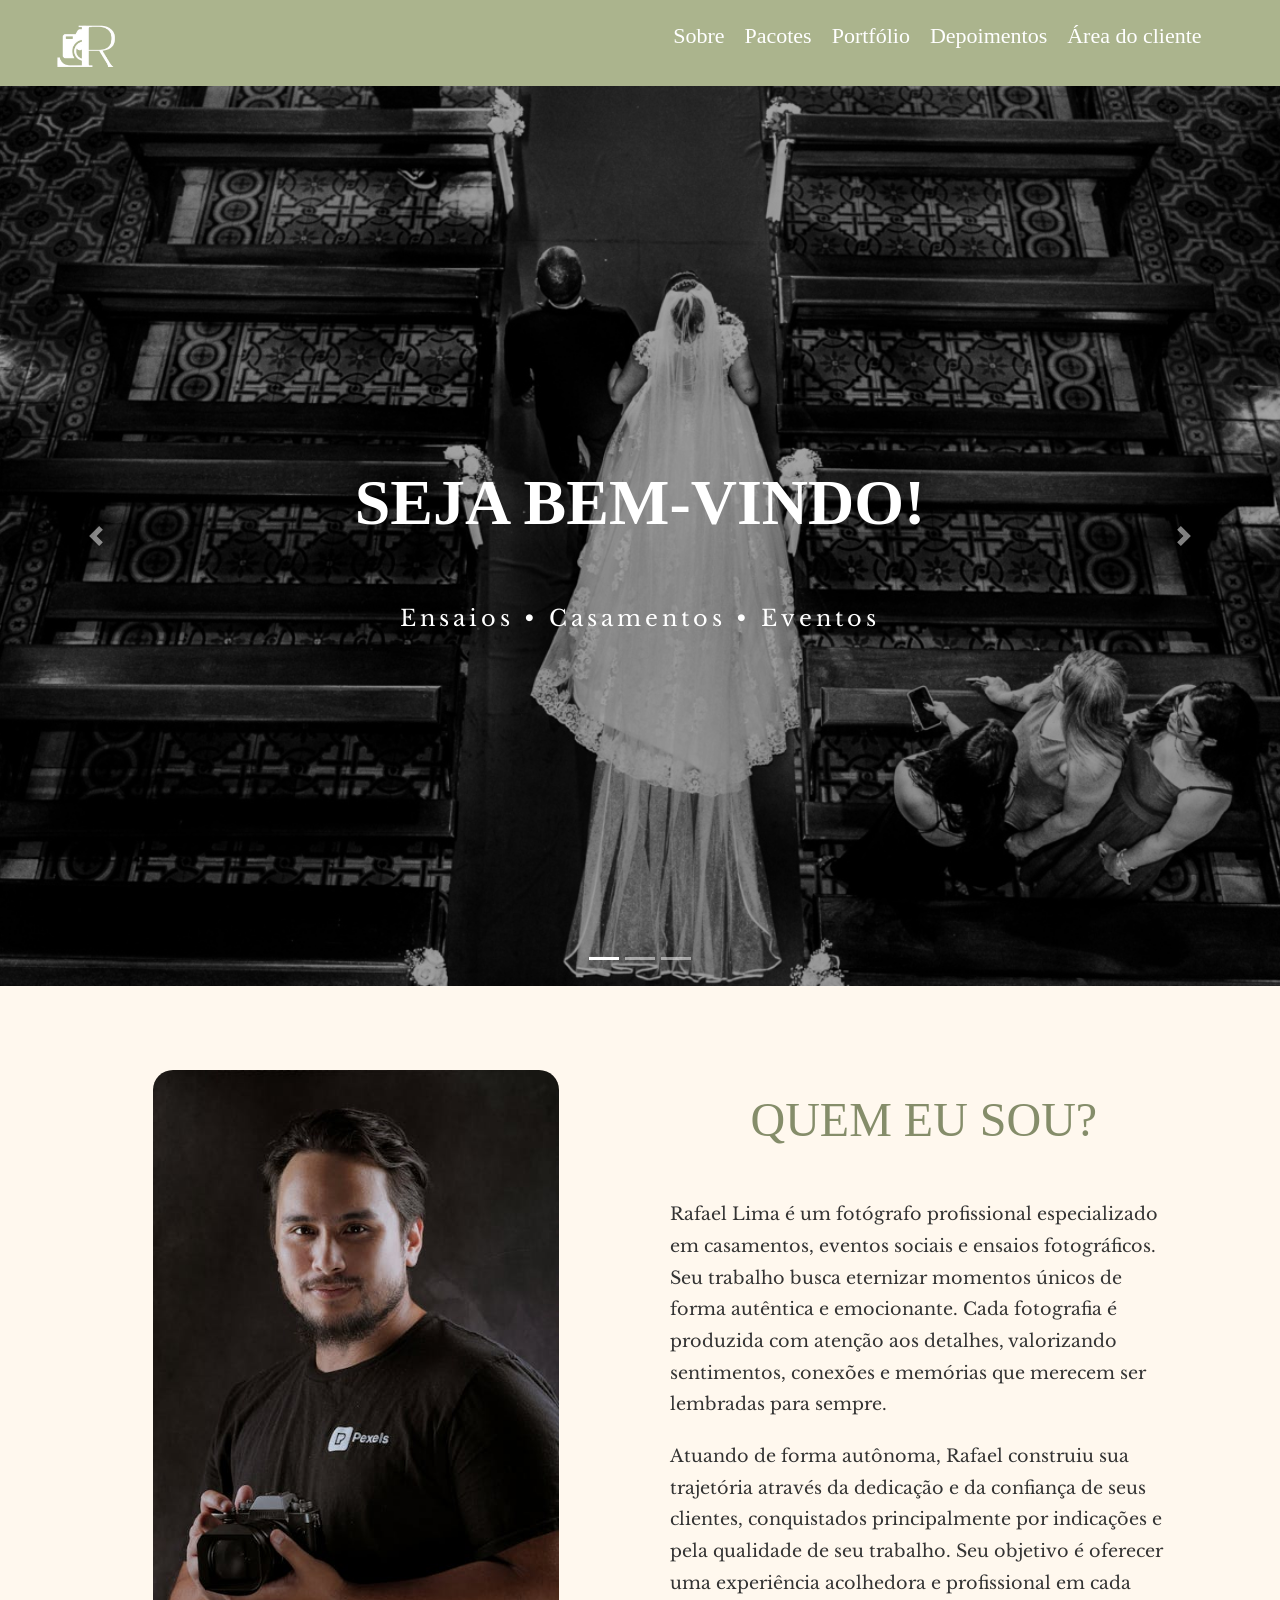
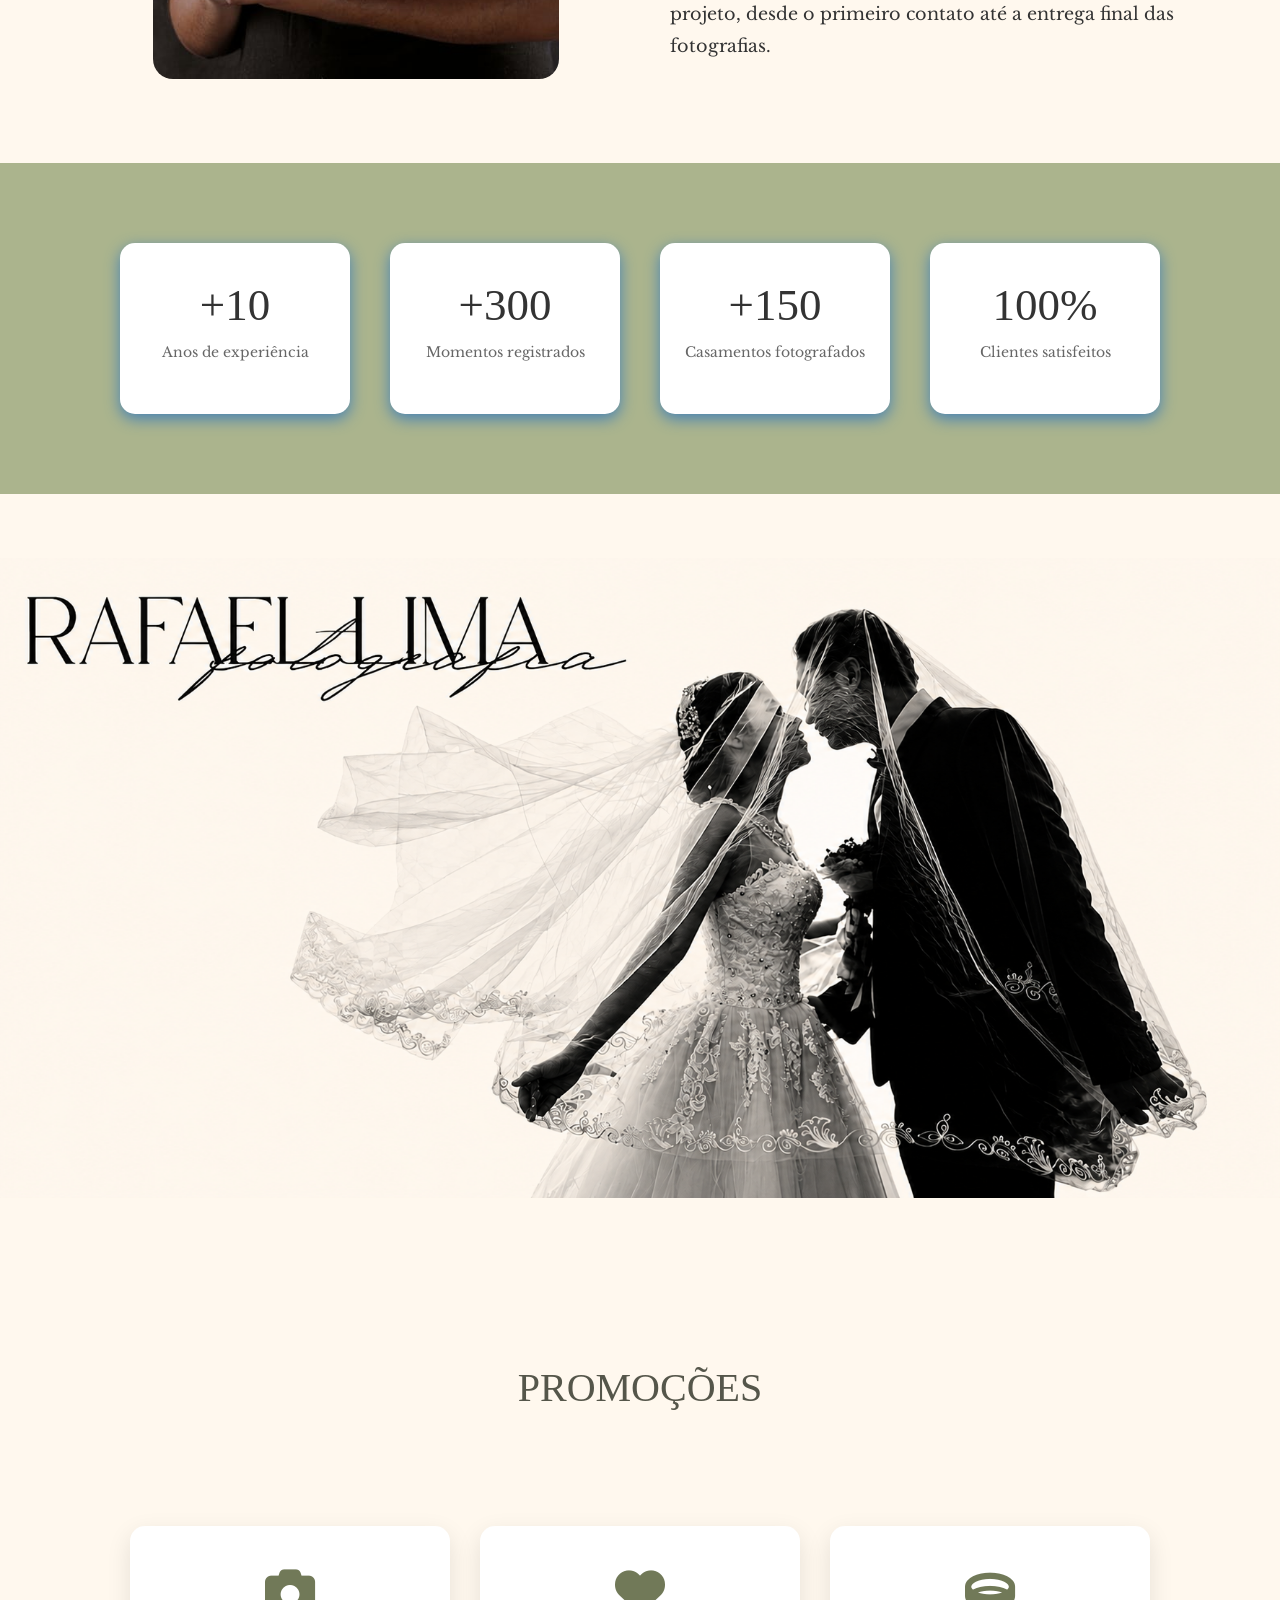
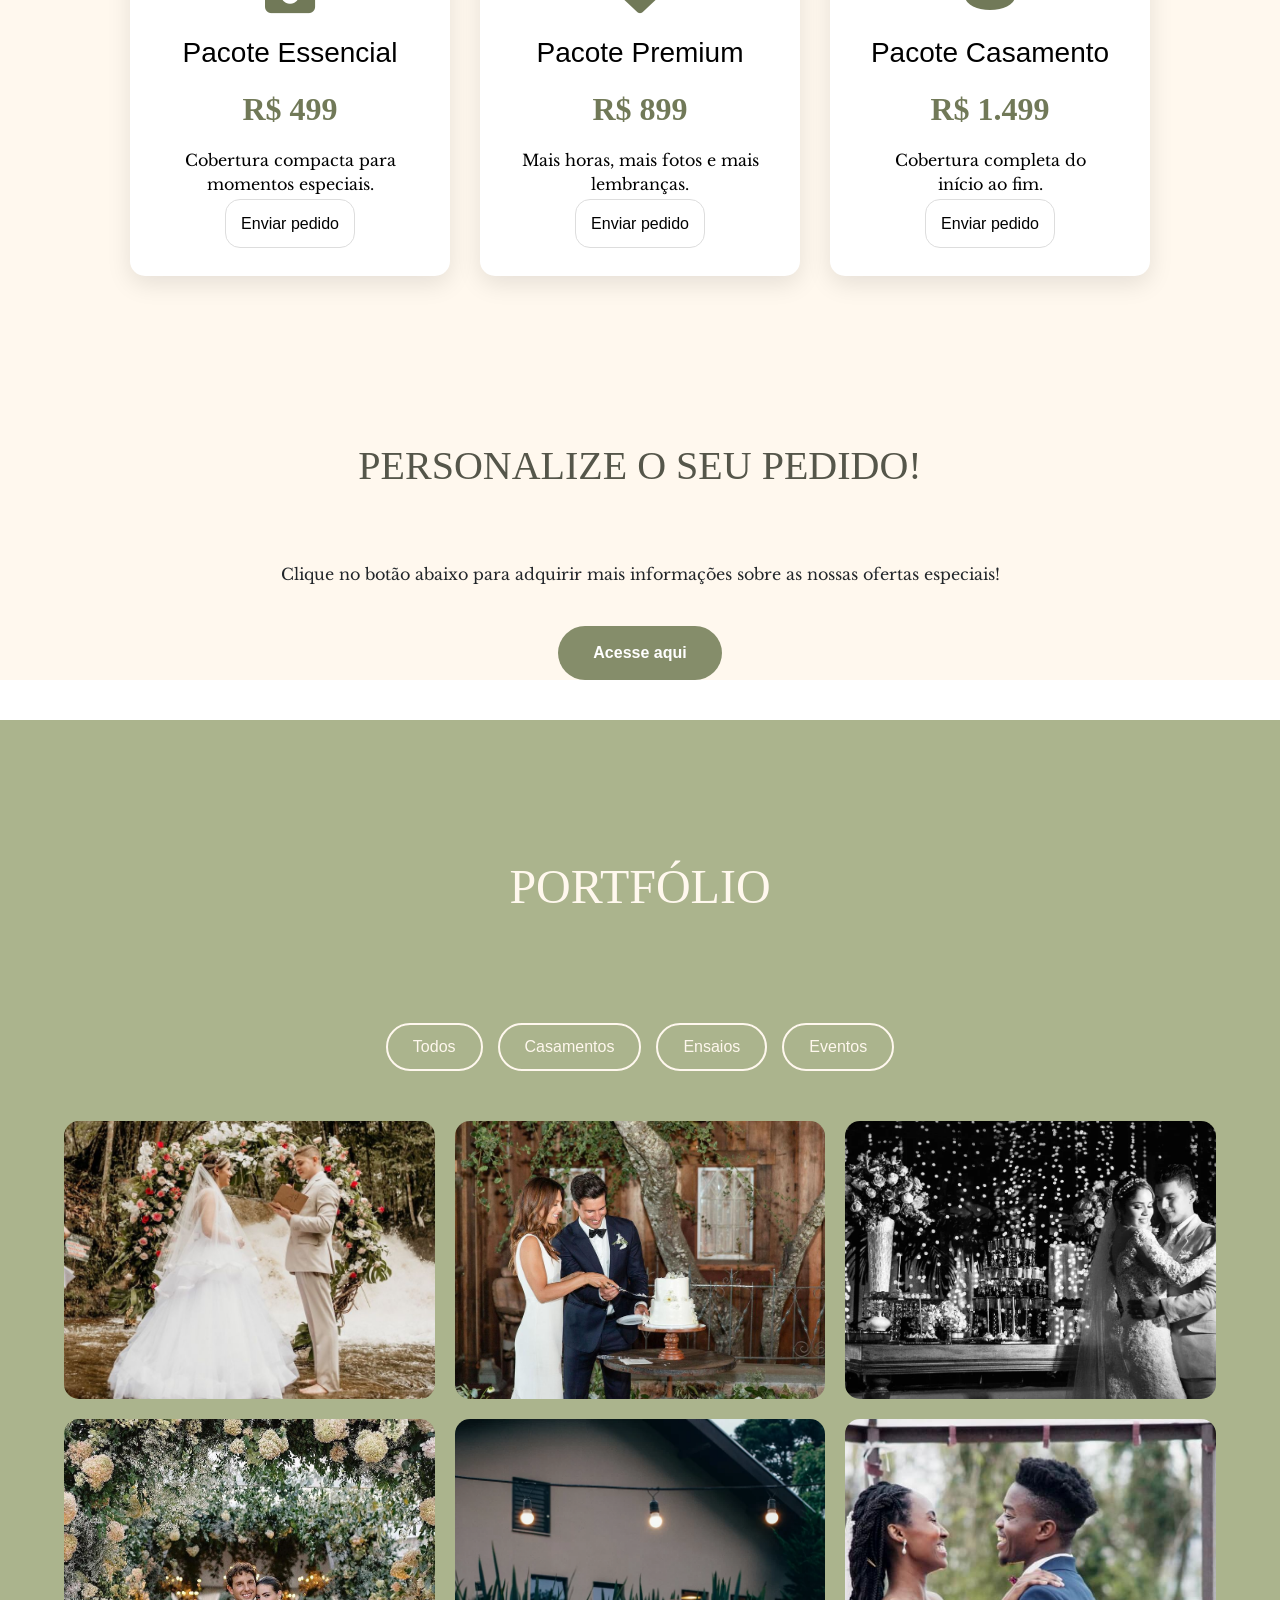
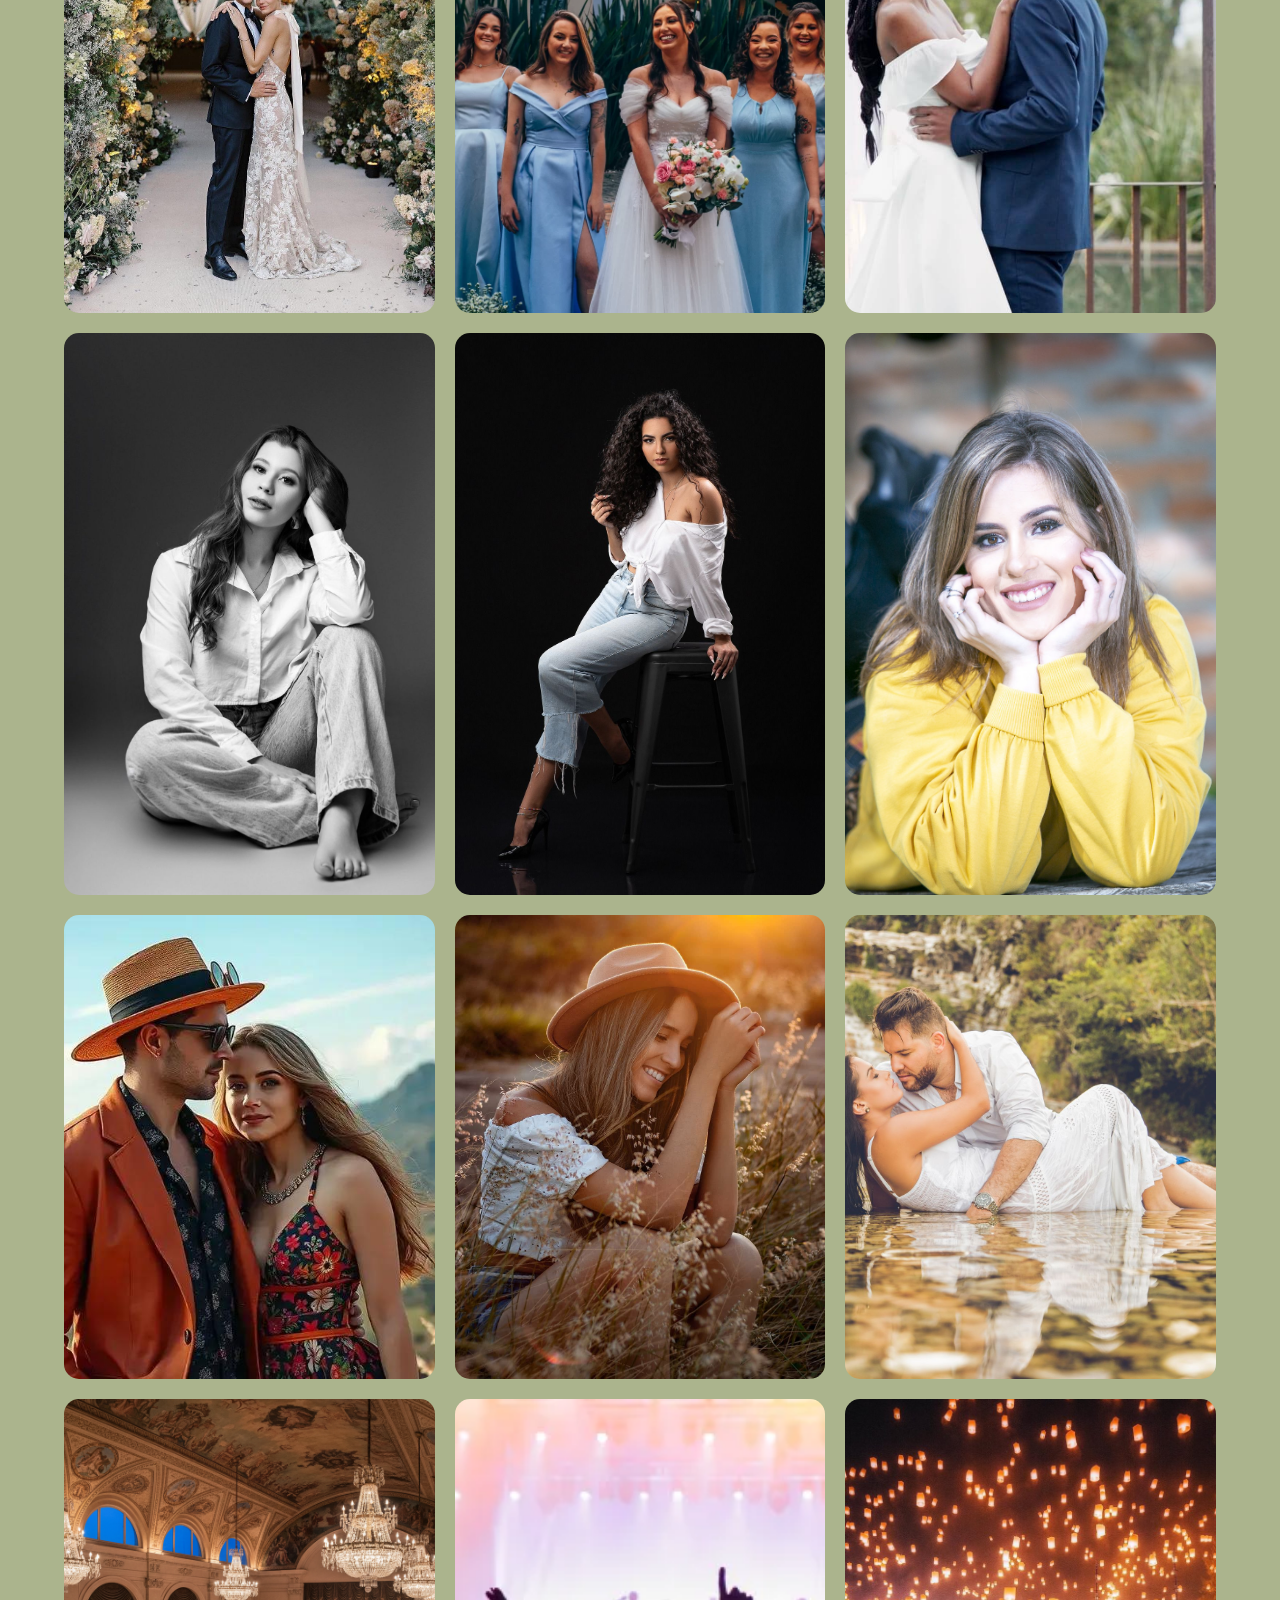
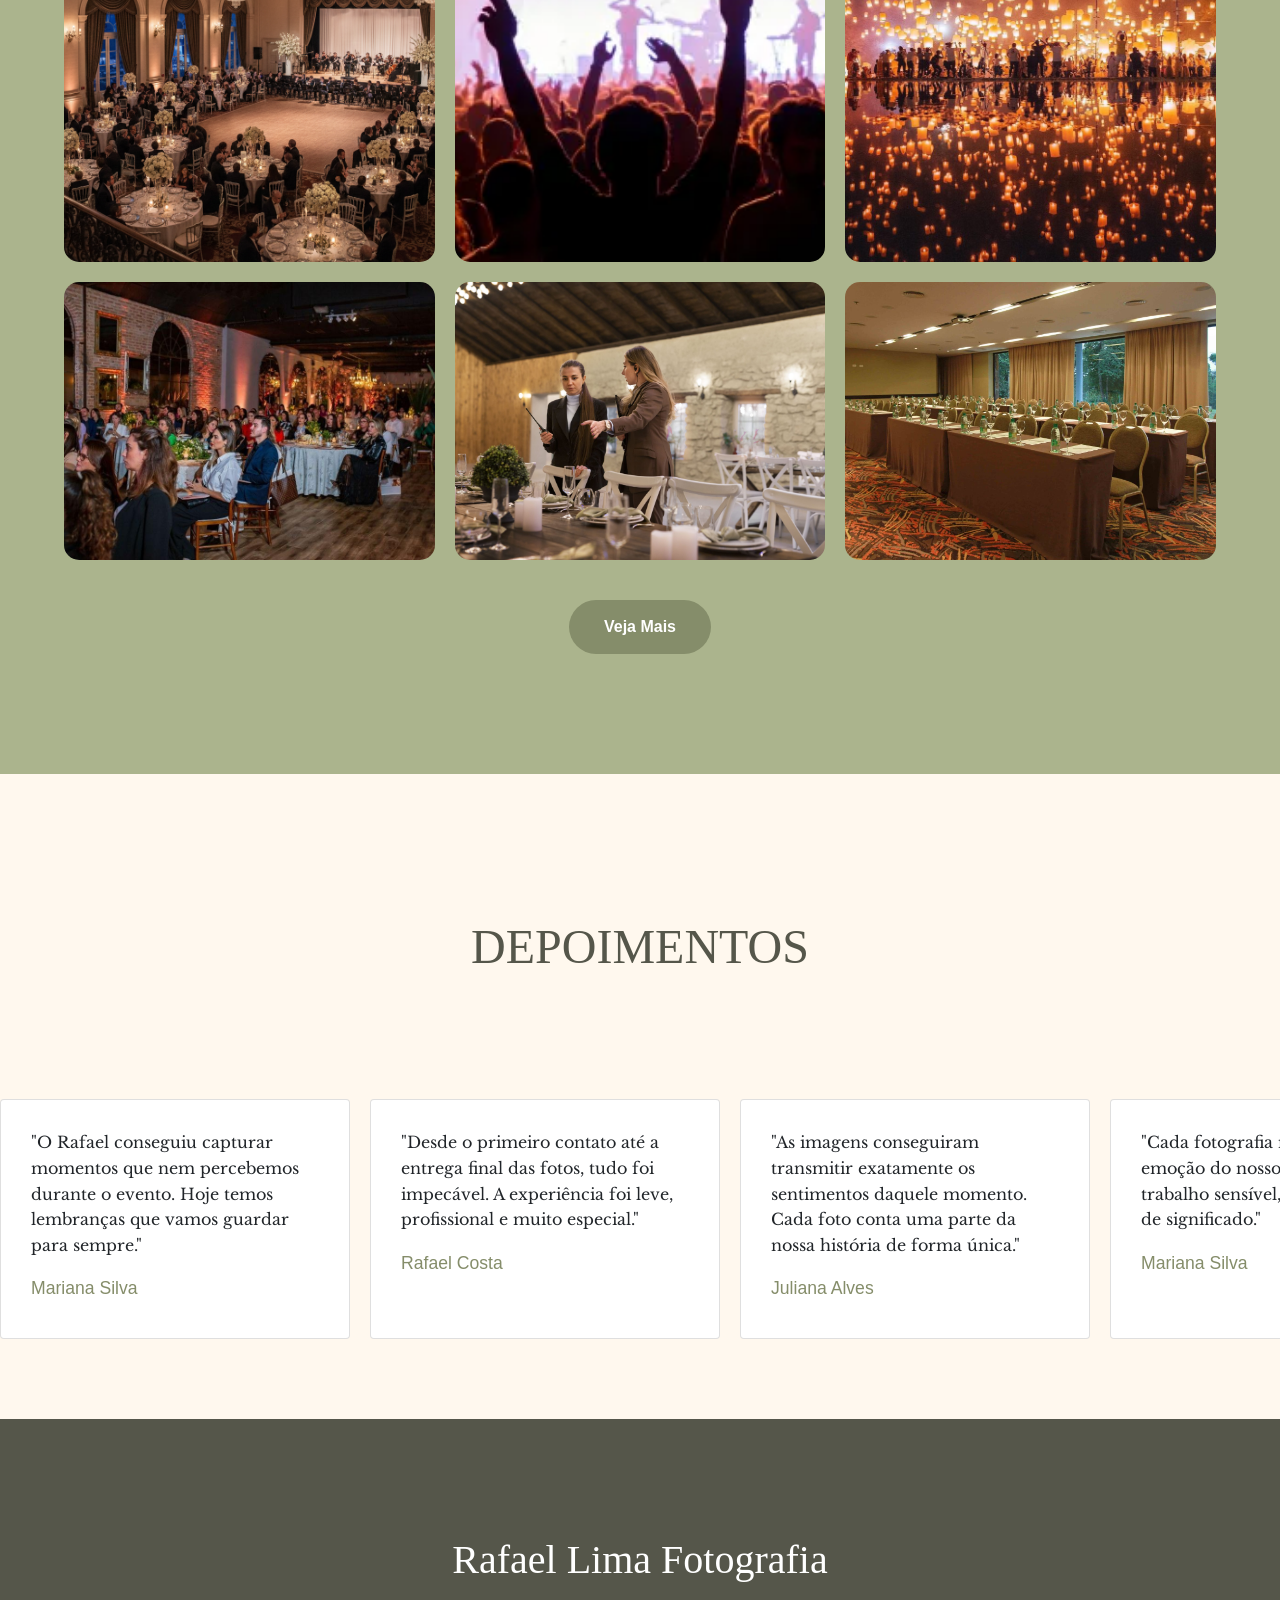
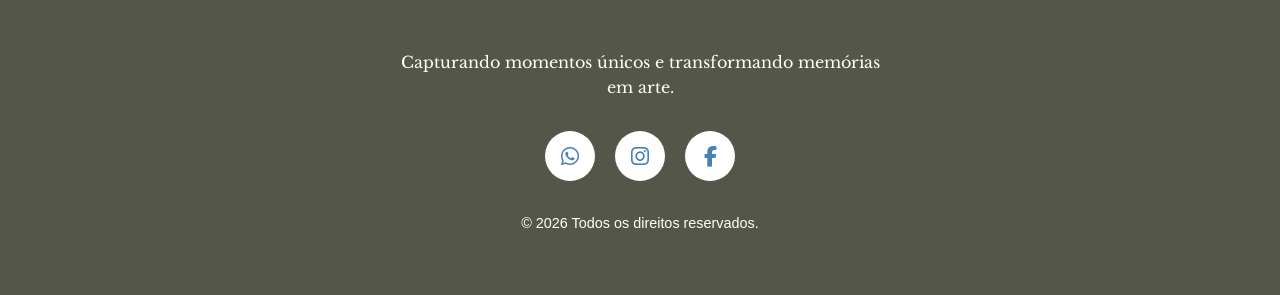
<file: index.html>
<!DOCTYPE html>
<html lang="en">

<head>
    <meta charset="UTF-8">
    <meta name="viewport" content="width=device-width, initial-scale=1.0">
    <link rel="preconnect" href="https://fonts.googleapis.com">
    <link rel="preconnect" href="https://fonts.gstatic.com" crossorigin>
    <link rel="preconnect" href="https://fonts.googleapis.com">
    <link rel="preconnect" href="https://fonts.gstatic.com" crossorigin>
    <link rel="stylesheet" href="https://cdn.jsdelivr.net/npm/swiper@11/swiper-bundle.min.css" />
    <link rel="stylesheet" href="https://cdnjs.cloudflare.com/ajax/libs/font-awesome/6.5.1/css/all.min.css">
    <link href="https://fonts.googleapis.com/css2?family=Bebas+Neue&family=Cormorant:ital,wght@0,300..700;1,300..700&family=Libre+Baskerville:ital,wght@0,400..700;1,400..700&display=swap"rel="stylesheet">
    <link href="https://fonts.googleapis.com/css2?family=Bebas+Neue&family=Libre+Baskerville:ital,wght@0,400..700;1,400..700&display=swap" rel="stylesheet">
    <link rel="stylesheet" href="style.css">
    <link rel="stylesheet" href="https://stackpath.bootstrapcdn.com/bootstrap/4.5.2/css/bootstrap.min.css">
    <title>Rafael Lima</title>
</head>
<script src="https://code.jquery.com/jquery-3.5.1.min.js"></script>
<script src="https://cdn.jsdelivr.net/npm/popper.js@1.16.1/dist/umd/popper.min.js"></script>
<script src="https://stackpath.bootstrapcdn.com/bootstrap/4.5.2/js/bootstrap.min.js"></script>
<body>
    <header>
        <nav class="navbar">

            <div class="logo">
                <img src="img/logotipo2.png" alt="Logo">
            </div>

            <div class="hamburguer" onclick="toggleMenu()">
                ☰
            </div>

            <ul class="menu" id="menu">
                <li><a href="#sobre">Sobre</a></li>
                <li><a href="promocoes.html">Pacotes</a></li>
                <li><a href="portfolio.html">Portfólio</a></li>
                <li><a href="#dep">Depoimentos</a></li>
                <li><a href="logcliente.html">Área do cliente</a></li>
            </ul>

        </nav>
        <button id="backToTop">
            ↑
        </button>
    </header>

    <main>

        <section class="bannercasal">
            <div id="carouselExampleIndicators" class="carousel slide" data-ride="carousel">

        <ol class="carousel-indicators">
            <li data-target="#carouselExampleIndicators" data-slide-to="0" class="active"></li>
            <li data-target="#carouselExampleIndicators" data-slide-to="1"></li>
            <li data-target="#carouselExampleIndicators" data-slide-to="2"></li>
        </ol>

        <div class="carousel-inner">

            <div class="carousel-item active">
                <img class="d-block w-100" src="img/banner3.jpg" alt="Banner 1">

                <div class="banner-text">
                    <h1>Seja bem-vindo!</h1>
                    <p>Ensaios • Casamentos • Eventos</p>
                </div>
            </div>

            <div class="carousel-item">
                <img class="d-block w-100" src="img/banner2.jpg" alt="Banner 2">

                <div class="banner-text">
                    <h1>Seja bem-vindo!</h1>
                    <p>Ensaios • Casamentos • Eventos</p>
                </div>
            </div>

            <div class="carousel-item">
                <img class="d-block w-100" src="img/banner1.webp" alt="Banner 3">

                <div class="banner-text">
                    <h1>Seja bem-vindo!</h1>
                    <p>Ensaios • Casamentos • Eventos</p>
                </div>
            </div>

        </div>

        <a class="carousel-control-prev" href="#carouselExampleIndicators" role="button" data-slide="prev">
            <span class="carousel-control-prev-icon"></span>
        </a>

        <a class="carousel-control-next" href="#carouselExampleIndicators" role="button" data-slide="next">
            <span class="carousel-control-next-icon"></span>
        </a>

    </div>
</section>
   


        <section class="grid">

            <div class="rafael">
                <img src="img/rafael.jpeg" alt="fotógrafo">
            </div>

            <div id="sobre" class="sobreele">
                <h1>QUEM EU SOU?</h1>
                <p>Rafael Lima é um fotógrafo profissional especializado em casamentos, eventos sociais e ensaios
                    fotográficos. Seu trabalho busca eternizar momentos únicos de forma autêntica e emocionante. Cada
                    fotografia é produzida com atenção aos detalhes, valorizando sentimentos, conexões e memórias que
                    merecem ser lembradas para sempre.</p>
                <p>Atuando de forma autônoma, Rafael construiu sua trajetória através da dedicação e da confiança de
                    seus clientes, conquistados principalmente por indicações e pela qualidade de seu trabalho. Seu
                    objetivo é oferecer uma experiência acolhedora e profissional em cada projeto, desde o primeiro
                    contato até a entrega final das fotografias.</p>
            </div>

        </section>

        <section class="infos">
            <div class="info-box">
                <h2>+10</h2>
                <p>Anos de experiência</p>
            </div>

            <div class="info-box">
                <h2>+300</h2>
                <p>Momentos registrados</p>
            </div>

            <div class="info-box">
                <h2>+150</h2>
                <p>Casamentos fotografados</p>
            </div>

            <div class="info-box">
                <h2>100%</h2>
                <p>Clientes satisfeitos</p>
            </div>
        </section>

        <section class="promocoes">
            <div class="banner">
                <img src= "img/imagemhome.png" alt="">
            </div>

            <h1>PROMOÇÕES</h1>
     <div class="servicos-grid">

    <div class="servico-card">
        <i class="fa-solid fa-camera"></i>

        <h3>Pacote Essencial</h3>

        <span class="preco">
            R$ 499
        </span>

        <p>
            Cobertura compacta para momentos especiais.
        </p>
            <a href="promocoes.html" class="pacote-btn">
            Enviar pedido
        </a>
    </div>

    <div class="servico-card">
        <i class="fa-solid fa-heart"></i>

        <h3>Pacote Premium</h3>

        <span class="preco">
            R$ 899
        </span>

        <p>
            Mais horas, mais fotos e mais lembranças.
        </p>
            <a href="promocoes.html" class="pacote-btn">
            Enviar pedido
        </a>
    </div>

    <div class="servico-card">
        <i class="fa-solid fa-ring"></i>

        <h3>Pacote Casamento</h3>

        <span class="preco">
            R$ 1.499
        </span>

        <p>
            Cobertura completa do início ao fim.
        </p>
        <a href="promocoes.html" class="pacote-btn">
            Enviar pedido
        </a>
    </div>

</div>
 
            <div>
                <h1>PERSONALIZE O SEU PEDIDO!</h1>
                <p>Clique no botão abaixo para adquirir mais informações sobre as nossas ofertas especiais!</p>
                
                <div class="btn-areapromocoes">
                    <a href="promocoes.html" class="btnpromocoes">Acesse aqui</a>
                </div>
            </div>
        </section>

    <section class="portfolio">
        <h1 class="port">PORTFÓLIO</h1>
        <div class="filters">
            <button class="active" data-filter="all">Todos</button>
            <button data-filter="casamento">Casamentos</button>
            <button data-filter="ensaio">Ensaios</button>
            <button data-filter="evento">Eventos</button>
        </div>
        <div class="gallery">
            <!-- CASAMENTOS -->
            <div class="item casamento">
                <img src="img/casamentos/casamentos.jpg" alt="">
            </div>

            <div class="item casamento">
                <img src="img/casamentos/como-fazer-um-casamento-simples.jpg" alt="">
            </div>

            <div class="item casamento">
                <img src="img/casamentos/espaco-para-mini-weedding-e-casamentos-em-sp-vila-leopoldina27.webp" alt="">
            </div>

            <div class="item casamento">
                <img src="img/casamentos/IMG_6332.jpg" alt="">
            </div>

            <div class="item casamento">
                <img src="img/casamentos/tendencia-de-cor-para-casamento-2025-1-1024x1024.webp" alt="">
            </div>

            <div class="item casamento">
                <img src="img/casamentos/4-dicas-para-casamentos-na-primavera.jpg" alt="">
            </div>
            
            <!-- ENSAIOS -->
            <div class="item ensaio">
                <img src="img/ensaios/8a6440bb79a1b668a2b81a1f273d7a97.jpg" alt="">
            </div>

            <div class="item ensaio">
                <img src="img/ensaios/a8b5bd5435e2589dc153c316c4b6eff1.jpg" alt="">
            </div>

            <div class="item ensaio">
                <img src="img/ensaios/ensaio-fotografico_ensnamorados0806190628_6.jpg" alt="">
            </div>

            <div class="item ensaio">
                <img src="img/ensaios/ensaios-fotograficos-capture-momentos-incriveis-com-estilo-e-elegancia.jpg" alt="">
            </div>

            <div class="item ensaio">
                <img src="img/ensaios/fa72ac103564b33fdcb7ccefebfb753d.jpg" alt="">
            </div>

            <div class="item ensaio">
                <img src="img/ensaios/hd-22.jpg" alt="">
            </div>

            <!-- EVENTOS -->
            <div class="item evento">
                <img src="img/eventos/1766954133184-j2ny2gin53q.png" alt="">
            </div>

            <div class="item evento">
                <img src="img/eventos/4d6f9a5520ad4be423fd05d7dbea90c8.webp" alt="">
            </div>

            <div class="item evento">
                <img src="img/eventos/culture-and-events-1-768x959.jpg" alt="">
            </div>

            <div class="item evento">
                <img src="img/eventos/idvS4iFymko1iJwNP43V0YI7mB1CQoaHGwSHpZ3d.jpeg" alt="">
            </div>

            <div class="item evento">
                <img src="img/eventos/planificador-de-bodas-femenino-trabajando-en-una-ceremonia-1-scaled.jpg" alt="">
            </div>

            <div class="item evento">
                <img src="img/eventos/salo-n-mirador.jpg" alt="">
            </div>
        </div>
        <div class="btn-portfolio">
            <a href="portfolio.html" class="btnportfolio">Veja Mais</a>
        </div>
    </section>

        <section id="dep" class="depoimentos">

            <h1>DEPOIMENTOS</h1>
            <div class="slider">
                <div class="slide-track">
                    <div class="card">
                        <p>"O Rafael conseguiu capturar momentos que nem percebemos durante o evento. Hoje temos lembranças que vamos guardar para sempre."</p>
                        <h3>Mariana Silva</h3>
                    </div>
                    <div class="card">
                        <p>"Desde o primeiro contato até a entrega final das fotos, tudo foi impecável. A experiência foi leve, profissional e muito especial."</p>
                        <h3>Rafael Costa</h3>
                    </div>
                    <div class="card">
                        <p>"As imagens conseguiram transmitir exatamente os sentimentos daquele momento. Cada foto conta uma parte da nossa história de forma única."</p>
                        <h3>Juliana Alves</h3>
                    </div>

                    <!-- DUPLICA OS CARDS -->
                    <div class="card">
                        <p>"Cada fotografia nos fez reviver a emoção do nosso grande dia. Um trabalho sensível, elegante e cheio de significado."</p>
                        <h3>Mariana Silva</h3>
                    </div>
                    <div class="card">
                        <p>"Nos sentimos completamente à vontade durante o ensaio. O resultado foi natural, espontâneo e exatamente como sonhávamos."</p>
                        <h3>Rafael Costa</h3>
                    </div>
                    <div class="card">
                        <p>"Profissionalismo, dedicação e um olhar único para os detalhes. As fotos ficaram incríveis e superaram todas as nossas expectativas."</p>
                        <h3>Juliana Alves</h3>
                    </div>
                </div>
            </div>
        </section>
    </main>

    <footer class="footer">
        <h1>Rafael Lima Fotografia</h1>
        <p>
            Capturando momentos únicos e transformando memórias em arte.
        </p>
        <div class="socials">
            <a href="#">
                <i class="fa-brands fa-whatsapp"></i>
            </a>
            <a href="#">
                <i class="fa-brands fa-instagram"></i>
            </a>
            <a href="#">
                <i class="fa-brands fa-facebook-f"></i>
            </a>
        </div>
        <span>
            © 2026 Todos os direitos reservados.
        </span>
        
    </footer>
    <script defer src="script.js"></script>
    <script src="https://code.jquery.com/jquery-3.5.1.min.js"></script>
    <script src="https://cdn.jsdelivr.net/npm/popper.js@1.16.1/dist/umd/popper.min.js"></script>
    <script src="https://stackpath.bootstrapcdn.com/bootstrap/4.5.2/js/bootstrap.min.js"></script>

</body>

</html>
</file>
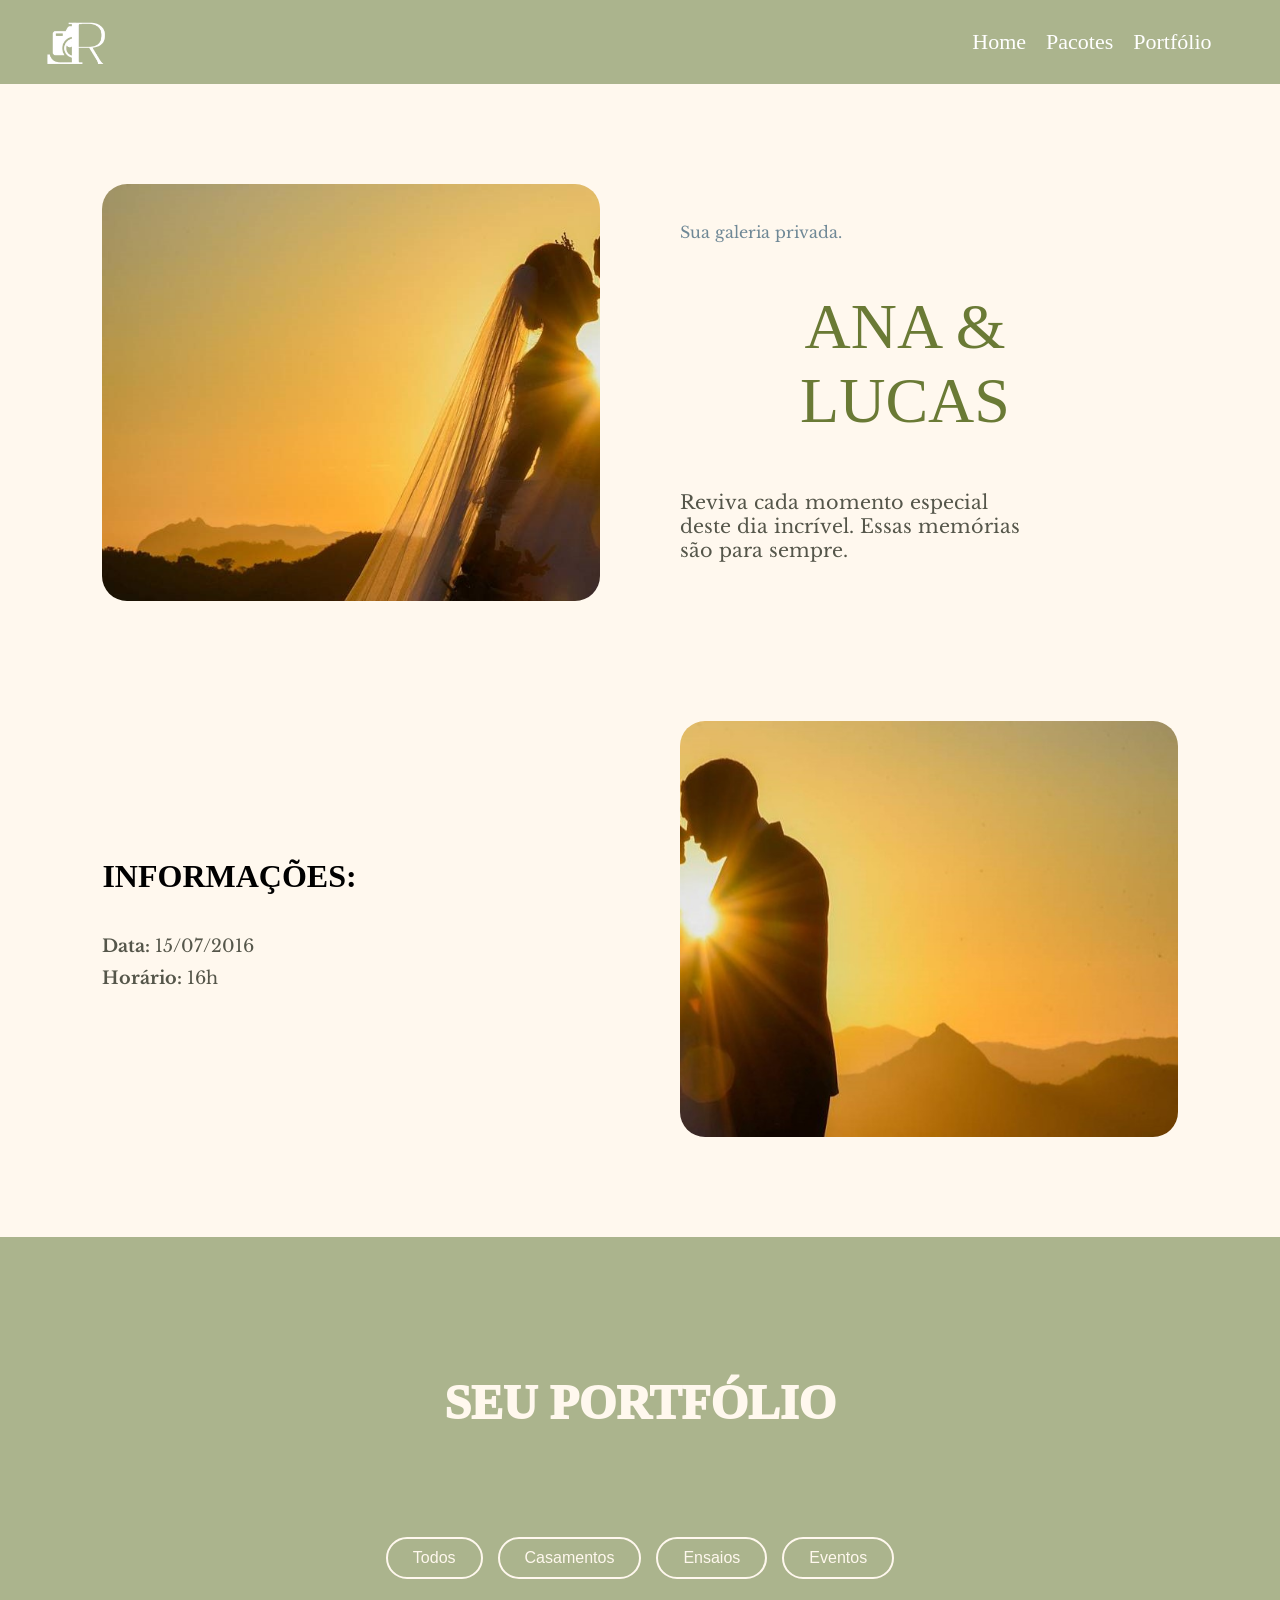
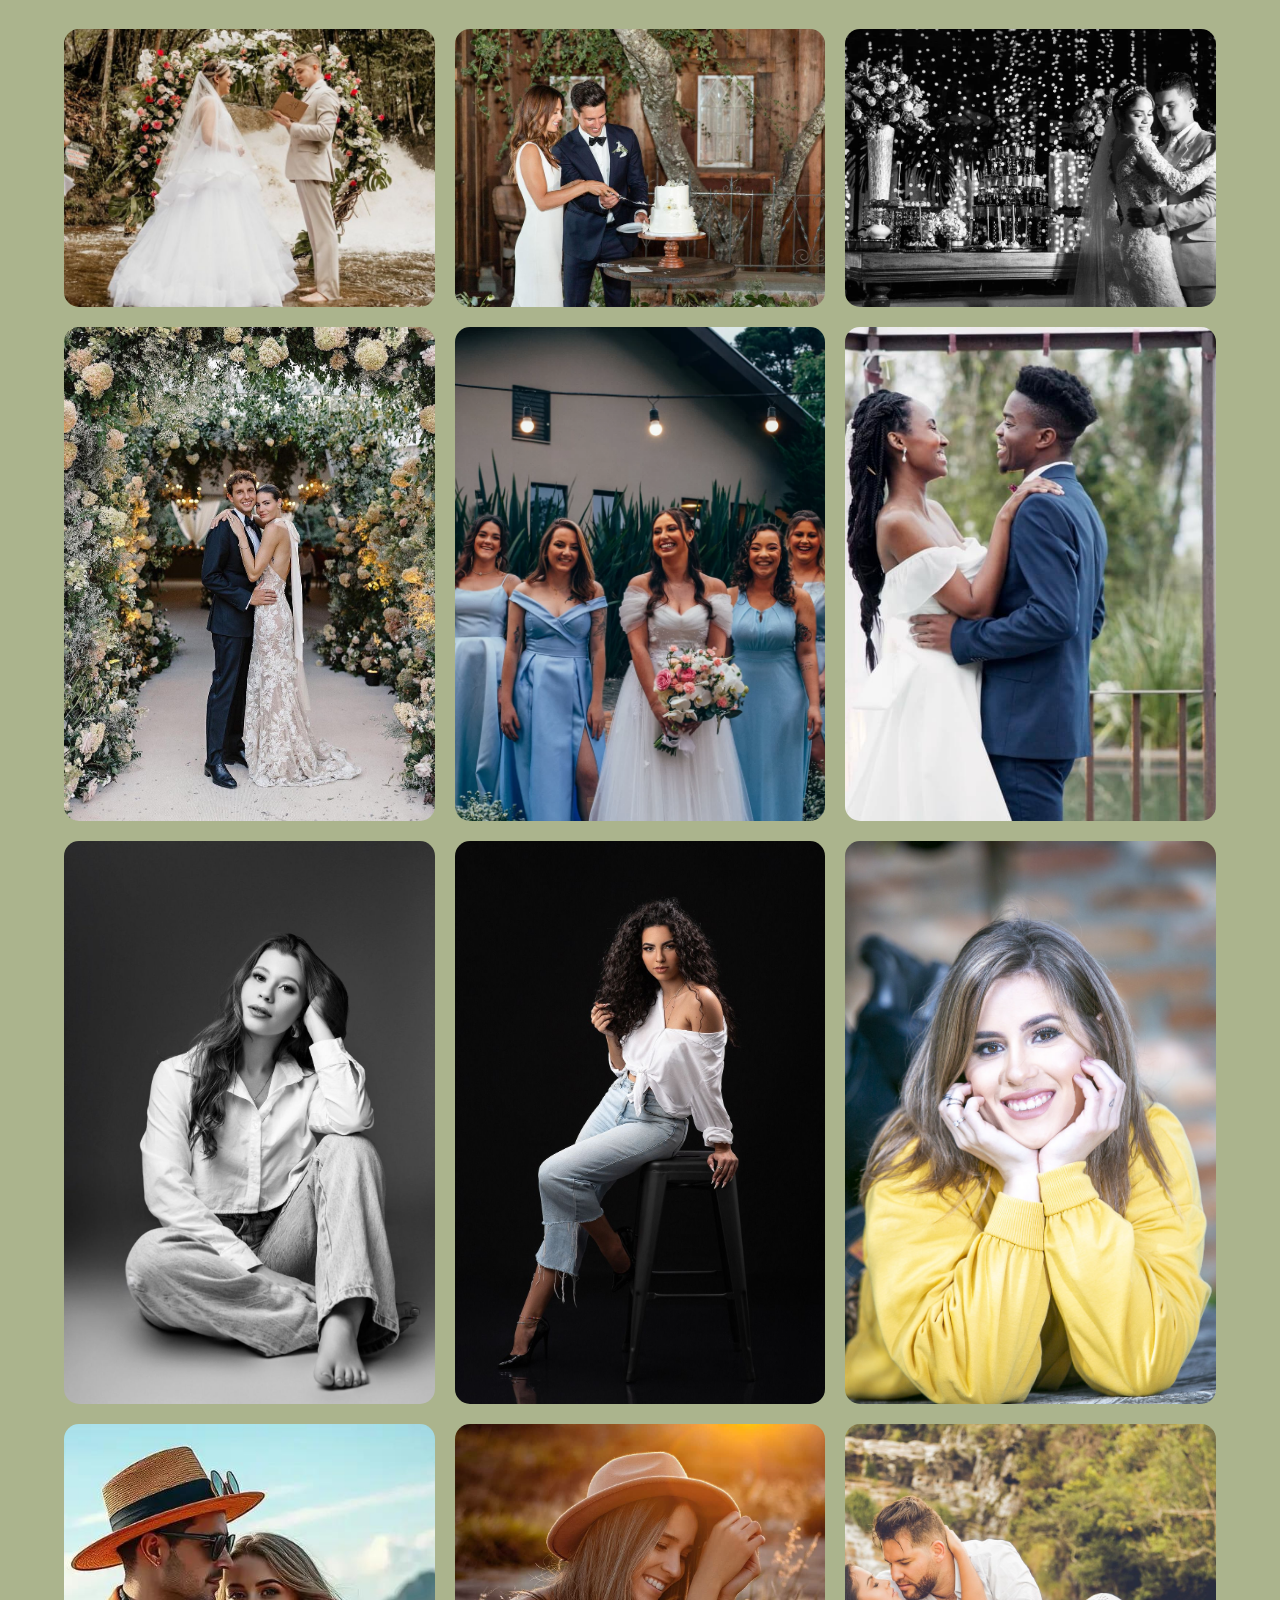
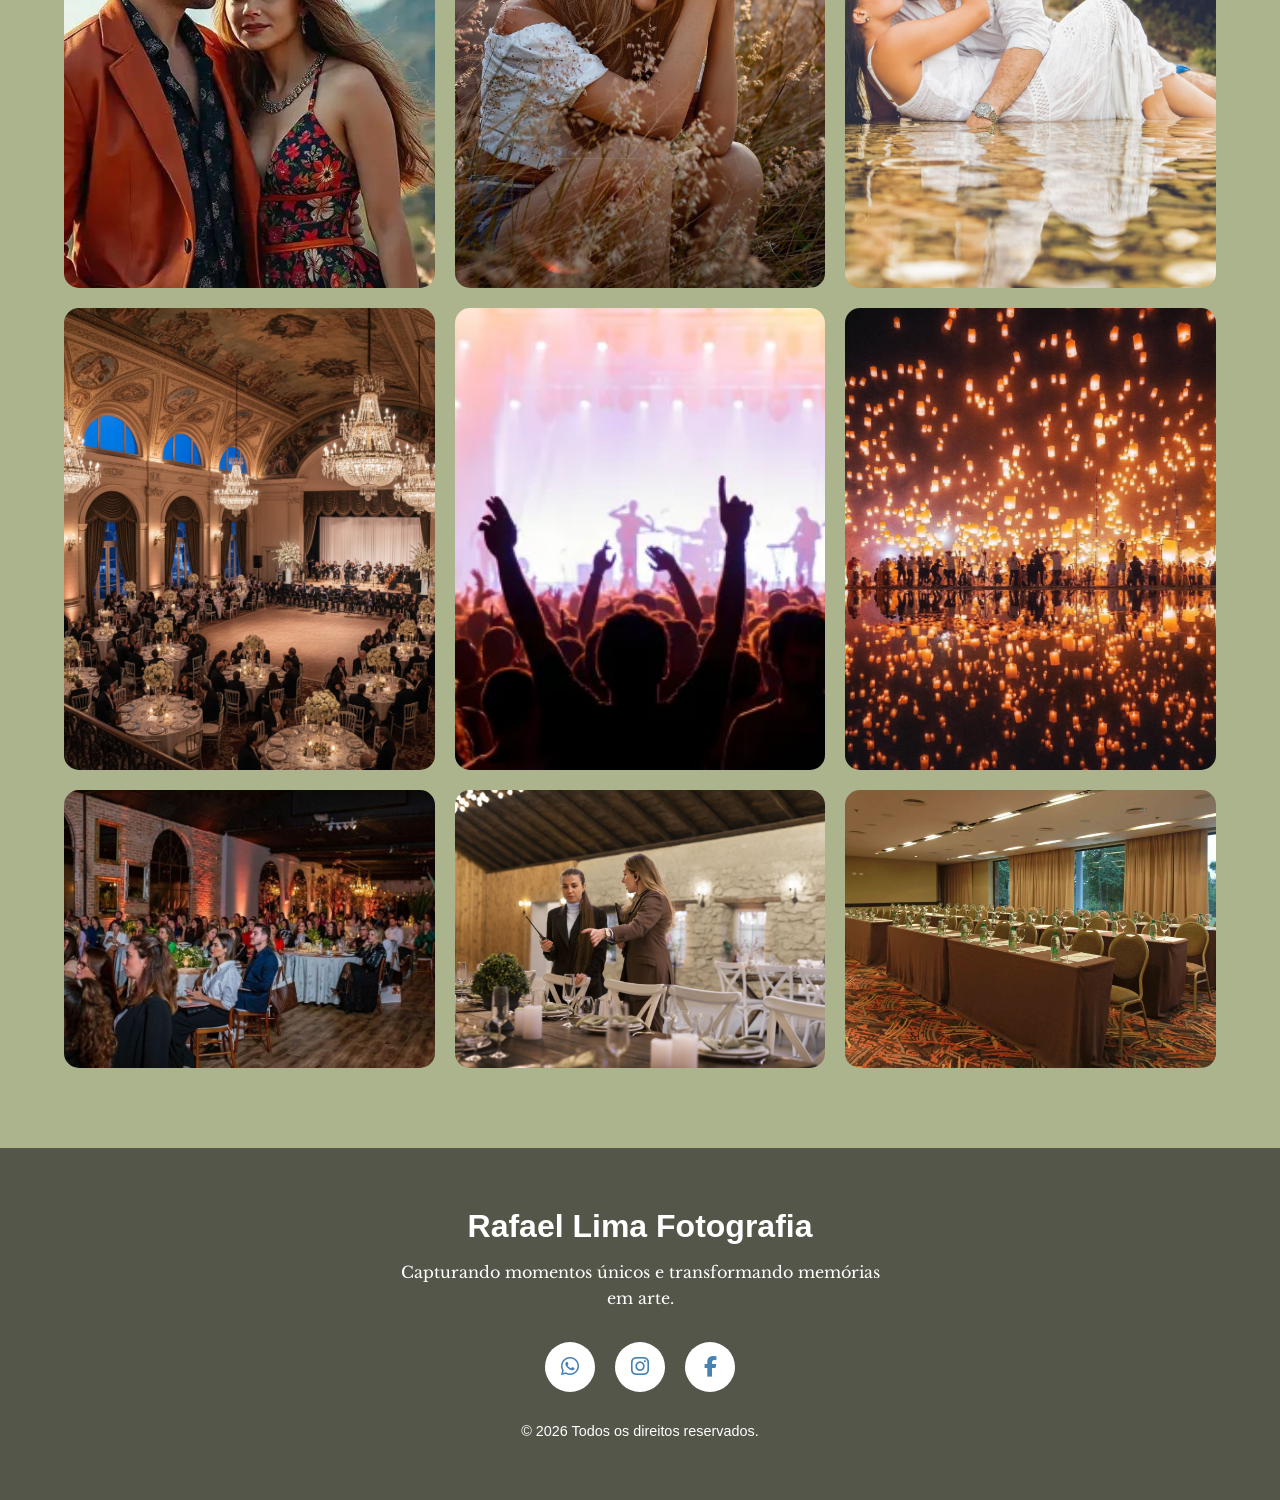
<file: areadocliente.html>
<!DOCTYPE html>
<html lang="en">
<head>
    <meta charset="UTF-8">
    <meta name="viewport" content="width=device-width, initial-scale=1.0">
    <link rel="preconnect" href="https://fonts.googleapis.com">
    <link rel="preconnect" href="https://fonts.gstatic.com" crossorigin>
    <link rel="preconnect" href="https://fonts.googleapis.com">
    <link rel="preconnect" href="https://fonts.gstatic.com" crossorigin>
    <link rel="stylesheet" href="https://cdn.jsdelivr.net/npm/swiper@11/swiper-bundle.min.css"/>
    <link rel="stylesheet" href="https://cdnjs.cloudflare.com/ajax/libs/font-awesome/6.5.1/css/all.min.css">
    <link href="https://fonts.googleapis.com/css2?family=Bebas+Neue&family=Cormorant:ital,wght@0,300..700;1,300..700&family=Libre+Baskerville:ital,wght@0,400..700;1,400..700&display=swap" rel="stylesheet">
    <link href="https://fonts.googleapis.com/css2?family=Bebas+Neue&family=Libre+Baskerville:ital,wght@0,400..700;1,400..700&display=swap" rel="stylesheet">
    <link rel="stylesheet" href="style.css">
    <title>Rafael Lima</title>
</head>
<body>
    <header>
        <nav class="navbar">

            <div class="logo">
                <img src="img/logotipo2.png" alt="Logo">
            </div>

            <div class="hamburguer" onclick="toggleMenu()">
                ☰
            </div>

            <ul class="menu" id="menu">
                <li><a href="index.html">Home</a></li>
                <li><a href="promocoes.html">Pacotes</a></li>
                <li><a href="portfolio.html">Portfólio</a></li>
            </ul>

        </nav>
        <button id="backToTop">
            ↑
        </button>
    </header>

    <main>
        <section class="cliente">
            <div class="foto-principal">
                <img src="img/ola.jpeg" alt="">
            </div>

            <div class="texto-principal">
                <p class="subtitulo">Sua galeria privada.</p>
                <h1>ANA & LUCAS</h1>
                <p class="descricao">
                    Reviva cada momento especial deste dia incrível.
                    Essas memórias são para sempre.
                </p>
            </div>
            
            <div class="info-casamento">
                <h2>INFORMAÇÕES:</h2>
                <p><strong>Data:</strong> 15/07/2016</p>
                <p><strong>Horário:</strong> 16h</p>
            </div>
            <div class="foto-secundaria">
                <img src="img/oi.jpeg" alt="">
            </div>
        </section>

             <section class="portfolio">
        <h1 class="port"> SEU PORTFÓLIO</h1>
        <div class="filters">
            <button class="active" data-filter="all">Todos</button>
            <button data-filter="casamento">Casamentos</button>
            <button data-filter="ensaio">Ensaios</button>
            <button data-filter="evento">Eventos</button>
        </div>
        <div class="gallery">
            <!-- CASAMENTOS -->
            <div class="item casamento">
                <img src="img/casamentos/casamentos.jpg" alt="">
            </div>

            <div class="item casamento">
                <img src="img/casamentos/como-fazer-um-casamento-simples.jpg" alt="">
            </div>

            <div class="item casamento">
                <img src="img/casamentos/espaco-para-mini-weedding-e-casamentos-em-sp-vila-leopoldina27.webp" alt="">
            </div>

            <div class="item casamento">
                <img src="img/casamentos/IMG_6332.jpg" alt="">
            </div>

            <div class="item casamento">
                <img src="img/casamentos/tendencia-de-cor-para-casamento-2025-1-1024x1024.webp" alt="">
            </div>

            <div class="item casamento">
                <img src="img/casamentos/4-dicas-para-casamentos-na-primavera.jpg" alt="">
            </div>
            
            <!-- ENSAIOS -->
            <div class="item ensaio">
                <img src="img/ensaios/8a6440bb79a1b668a2b81a1f273d7a97.jpg" alt="">
            </div>

            <div class="item ensaio">
                <img src="img/ensaios/a8b5bd5435e2589dc153c316c4b6eff1.jpg" alt="">
            </div>

            <div class="item ensaio">
                <img src="img/ensaios/ensaio-fotografico_ensnamorados0806190628_6.jpg" alt="">
            </div>

            <div class="item ensaio">
                <img src="img/ensaios/ensaios-fotograficos-capture-momentos-incriveis-com-estilo-e-elegancia.jpg" alt="">
            </div>

            <div class="item ensaio">
                <img src="img/ensaios/fa72ac103564b33fdcb7ccefebfb753d.jpg" alt="">
            </div>

            <div class="item ensaio">
                <img src="img/ensaios/hd-22.jpg" alt="">
            </div>

            <!-- EVENTOS -->
            <div class="item evento">
                <img src="img/eventos/1766954133184-j2ny2gin53q.png" alt="">
            </div>

            <div class="item evento">
                <img src="img/eventos/4d6f9a5520ad4be423fd05d7dbea90c8.webp" alt="">
            </div>

            <div class="item evento">
                <img src="img/eventos/culture-and-events-1-768x959.jpg" alt="">
            </div>

            <div class="item evento">
                <img src="img/eventos/idvS4iFymko1iJwNP43V0YI7mB1CQoaHGwSHpZ3d.jpeg" alt="">
            </div>

            <div class="item evento">
                <img src="img/eventos/planificador-de-bodas-femenino-trabajando-en-una-ceremonia-1-scaled.jpg" alt="">
            </div>

            <div class="item evento">
                <img src="img/eventos/salo-n-mirador.jpg" alt="">
            </div>
        </div>
    </section>


    </main>

    <footer class="footer">
    <h2>Rafael Lima Fotografia</h2>
    <p>
        Capturando momentos únicos e transformando memórias em arte.
    </p>
    <div class="socials">
        <a href="#">
            <i class="fa-brands fa-whatsapp"></i>
        </a>
        <a href="#">
            <i class="fa-brands fa-instagram"></i>
        </a>
        <a href="#">
            <i class="fa-brands fa-facebook-f"></i>
        </a>
    </div>
    <span>
        © 2026 Todos os direitos reservados.
    </span>
    </footer>
    <script defer src="script.js"></script>
    <script src="https://code.jquery.com/jquery-3.5.1.min.js"></script>
    <script src="https://cdn.jsdelivr.net/npm/popper.js@1.16.1/dist/umd/popper.min.js"></script>
    <script src="https://stackpath.bootstrapcdn.com/bootstrap/4.5.2/js/bootstrap.min.js"></script>
    
</body>
</html>
</file>
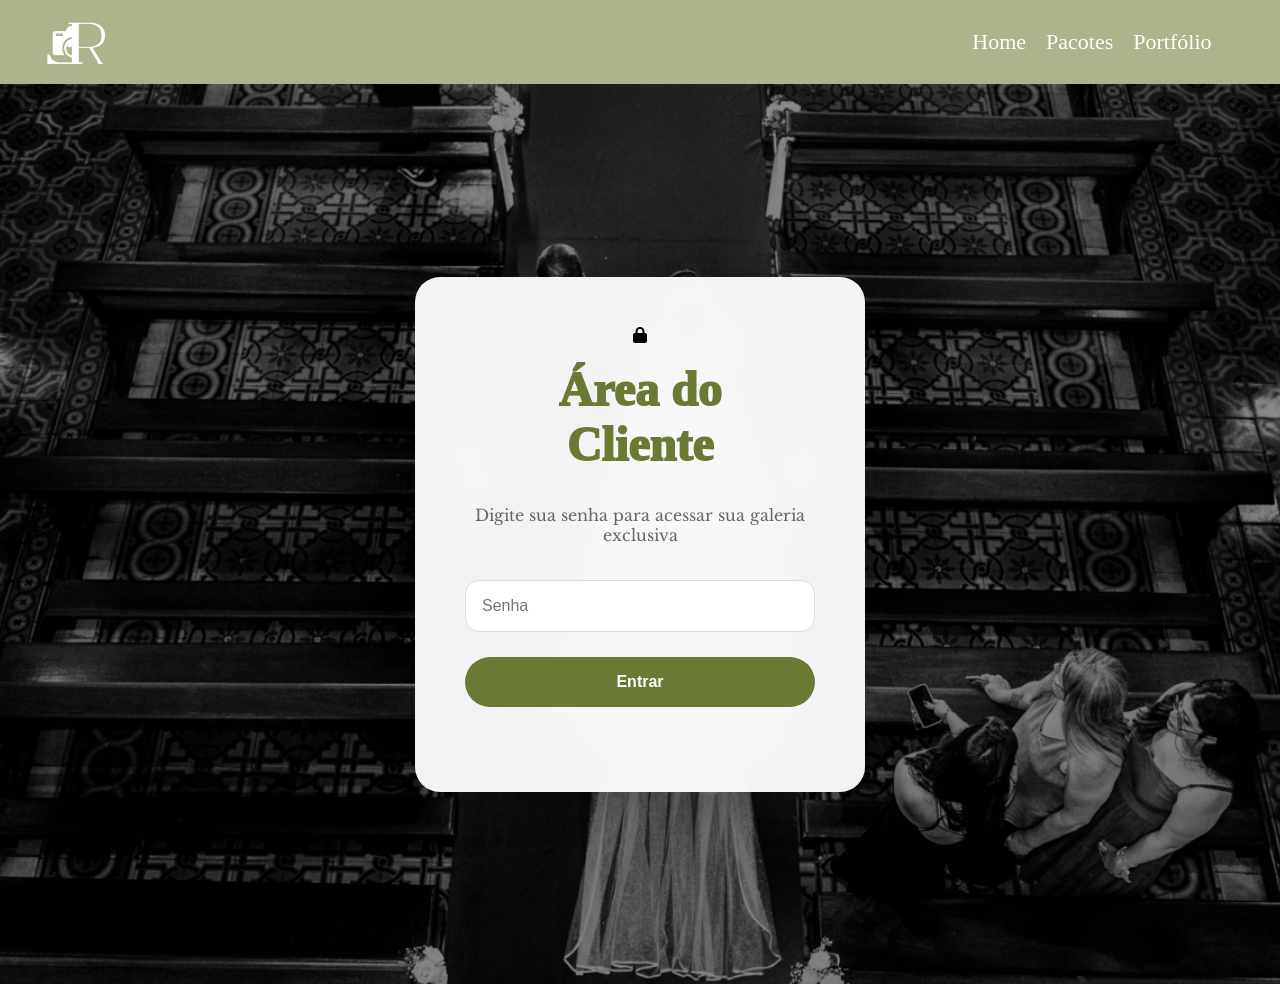
<file: logcliente.html>
<!DOCTYPE html>
<html lang="en">
<head>
    <meta charset="UTF-8">
    <meta name="viewport" content="width=device-width, initial-scale=1.0">
    <link rel="preconnect" href="https://fonts.googleapis.com">
    <link rel="preconnect" href="https://fonts.gstatic.com" crossorigin>
    <link rel="preconnect" href="https://fonts.googleapis.com">
    <link rel="preconnect" href="https://fonts.gstatic.com" crossorigin>
    <link rel="stylesheet" href="https://cdn.jsdelivr.net/npm/swiper@11/swiper-bundle.min.css"/>
    <link rel="stylesheet" href="https://cdnjs.cloudflare.com/ajax/libs/font-awesome/6.5.1/css/all.min.css">
    <link href="https://fonts.googleapis.com/css2?family=Bebas+Neue&family=Cormorant:ital,wght@0,300..700;1,300..700&family=Libre+Baskerville:ital,wght@0,400..700;1,400..700&display=swap" rel="stylesheet">
    <link href="https://fonts.googleapis.com/css2?family=Bebas+Neue&family=Libre+Baskerville:ital,wght@0,400..700;1,400..700&display=swap" rel="stylesheet">
    <link rel="stylesheet" href="style.css">
    <title>Rafael Lima</title>
</head>
<body>
    <header>
        <nav class="navbar">

            <div class="logo">
                <img src="img/logotipo2.png" alt="Logo">
            </div>

            <div class="hamburguer" onclick="toggleMenu()">
                ☰
            </div>

            <ul class="menu" id="menu">
                <li><a href="index.html">Home</a></li>
                <li><a href="promocoes.html">Pacotes</a></li>
                <li><a href="portfolio.html">Portfólio</a></li>
            </ul>

        </nav>
        <button id="backToTop">
          ↑
      </button>
    </header>

    <main>
        <section class="login-area">
    <div class="login-box">
        <i class="fa-solid fa-lock lock-icon"></i>
        <h1>Área do Cliente</h1>
        <p>
            Digite sua senha para acessar sua galeria exclusiva
        </p>
        <form onsubmit="login(event)">
            <div class="input-group">
                <input
                    type="password"
                    id="senha"
                    placeholder="Senha"
                    required
                >
            </div>
            <button type="submit">
                Entrar
            </button>
            <p id="erro"></p>
        </form>
    </div>
</section>
</form>
    </main>

    <footer>
    
    </footer>
    <script defer src="script.js"></script>
    <script src="https://code.jquery.com/jquery-3.5.1.min.js"></script>
    <script src="https://cdn.jsdelivr.net/npm/popper.js@1.16.1/dist/umd/popper.min.js"></script>
    <script src="https://stackpath.bootstrapcdn.com/bootstrap/4.5.2/js/bootstrap.min.js"></script>
    
</body>
</html>
</file>
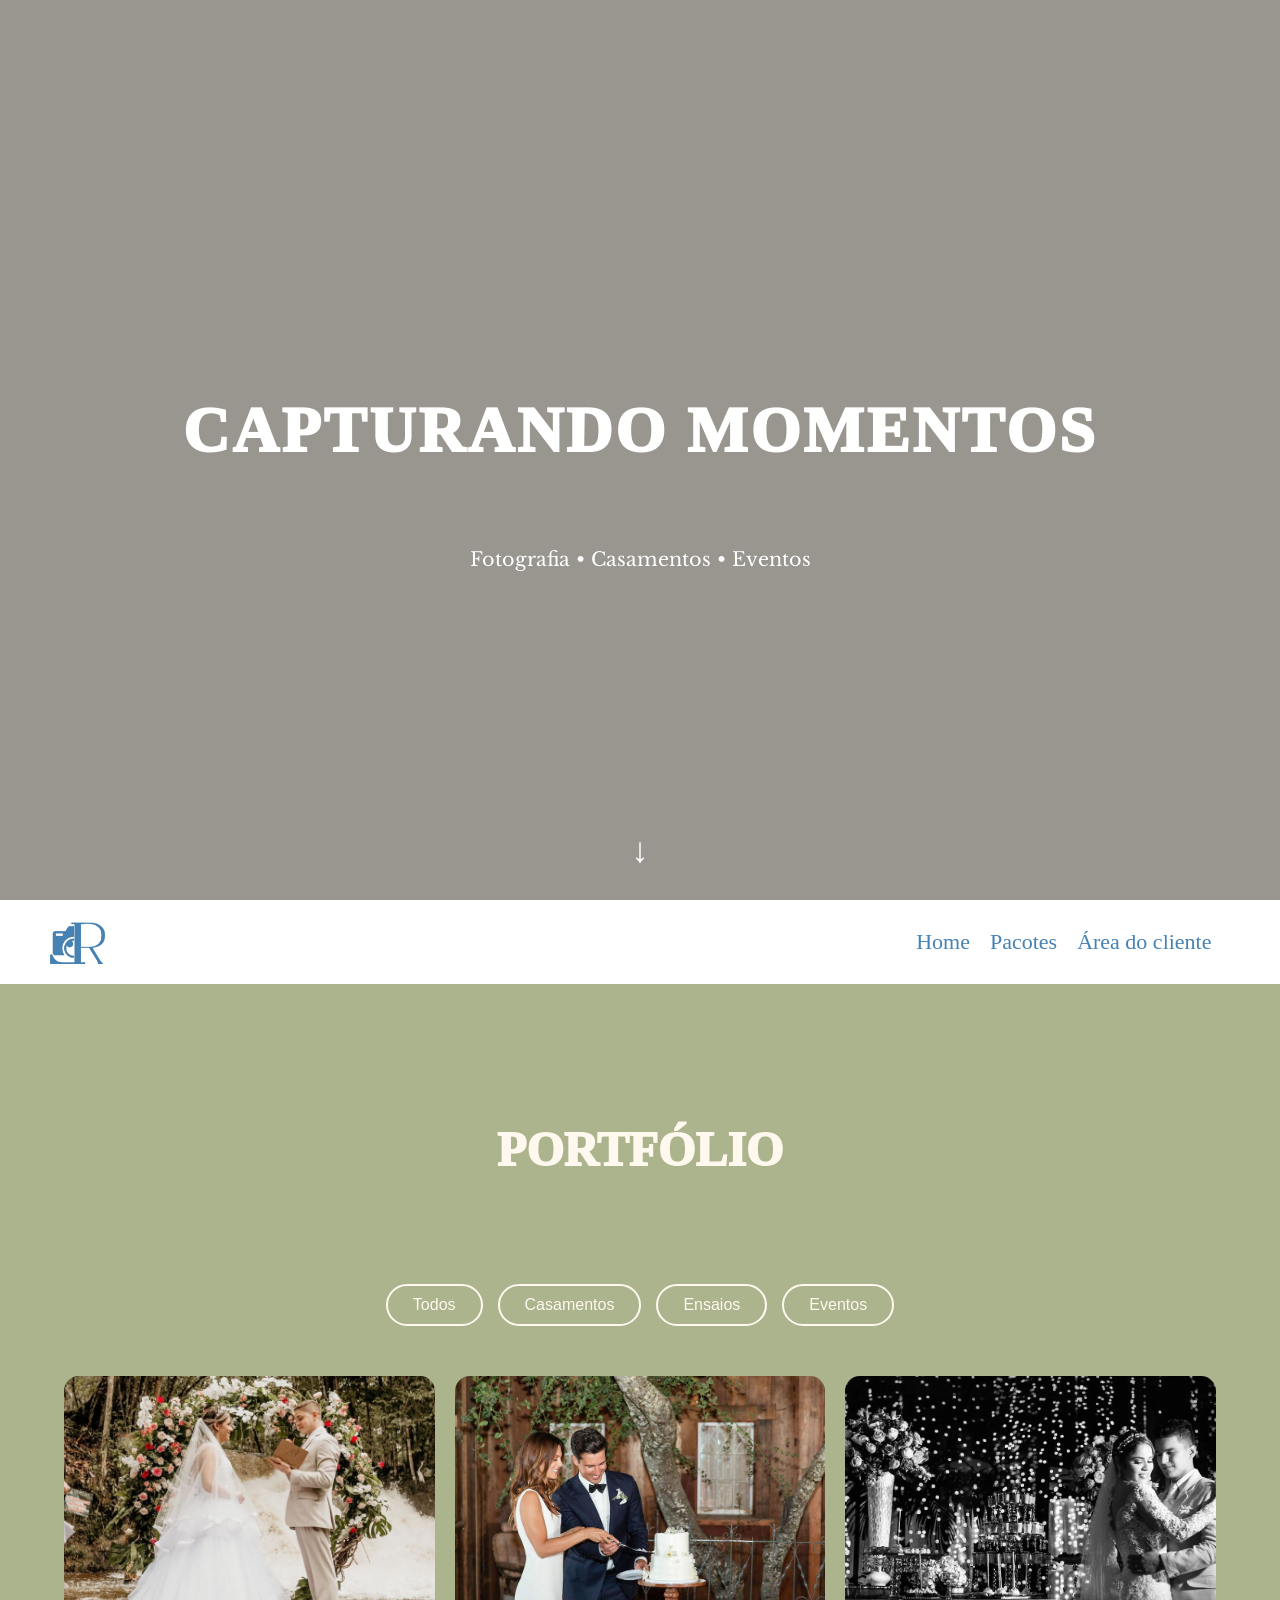
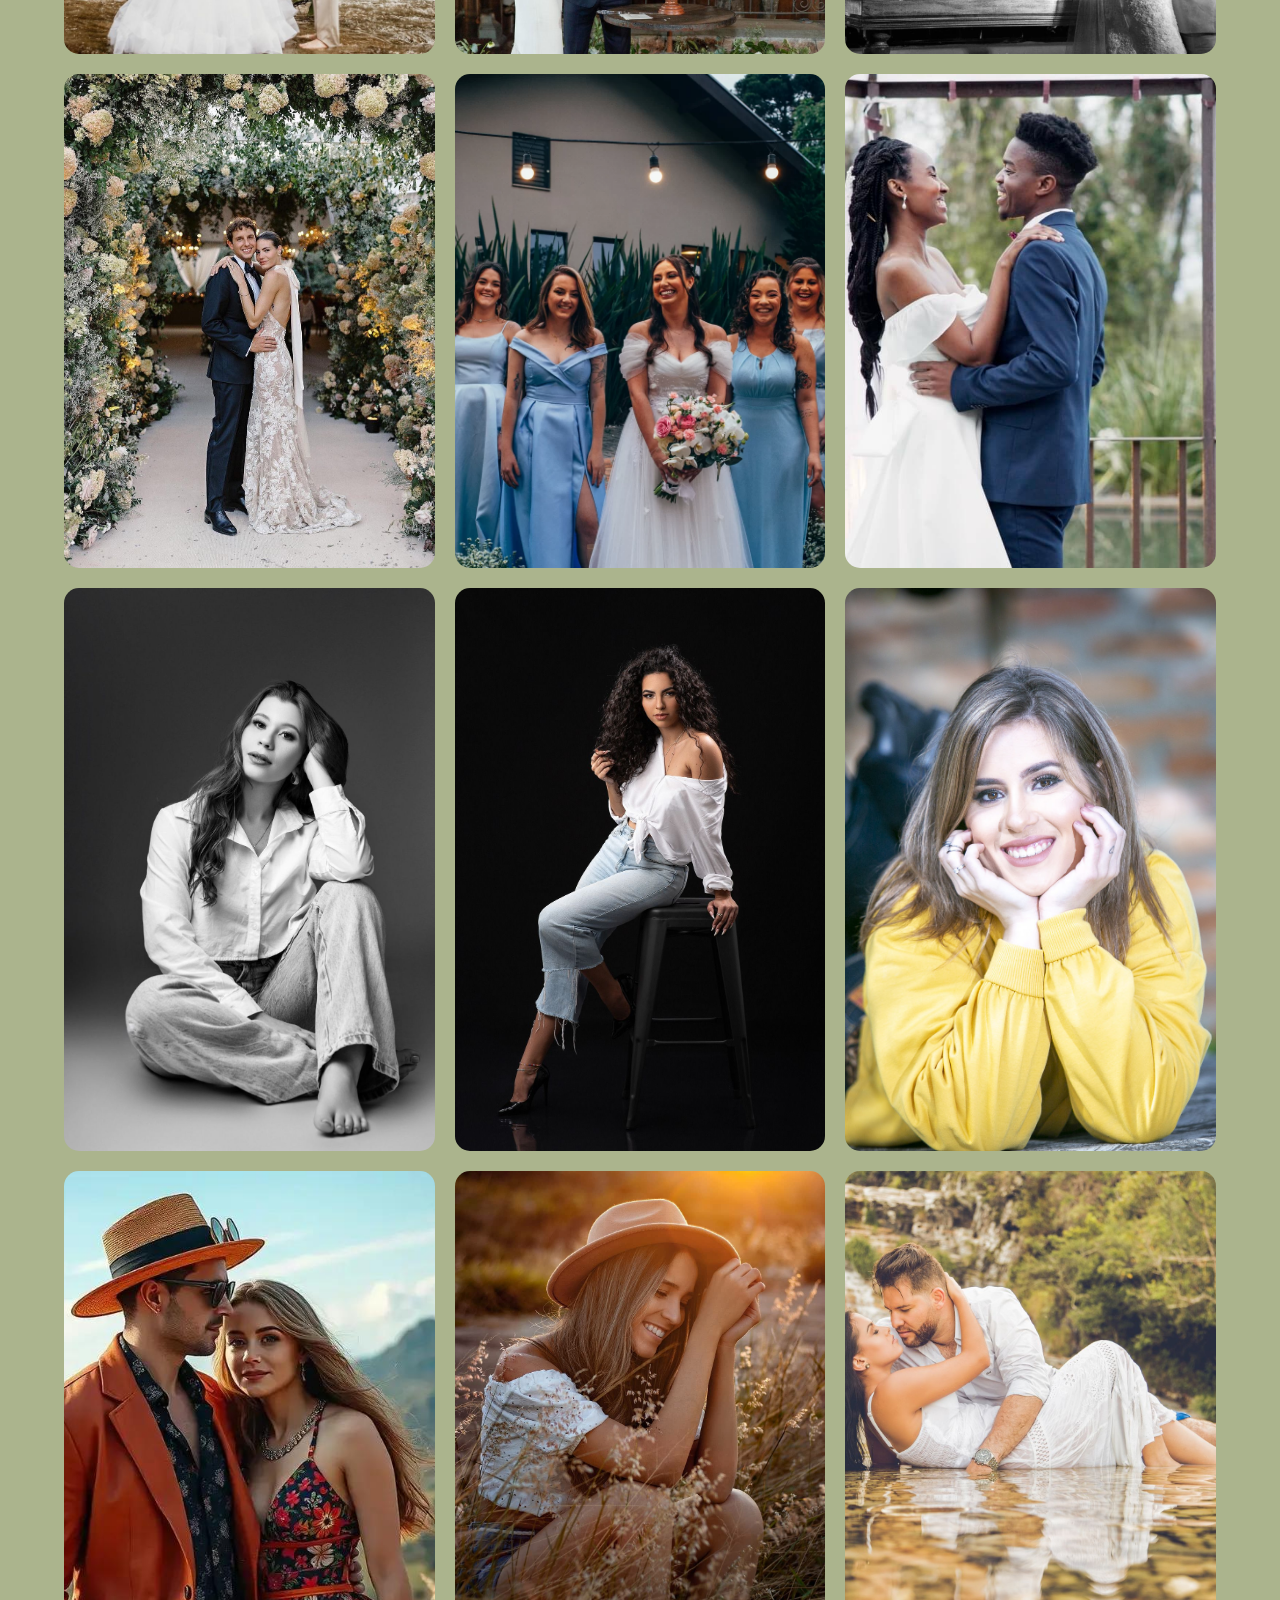
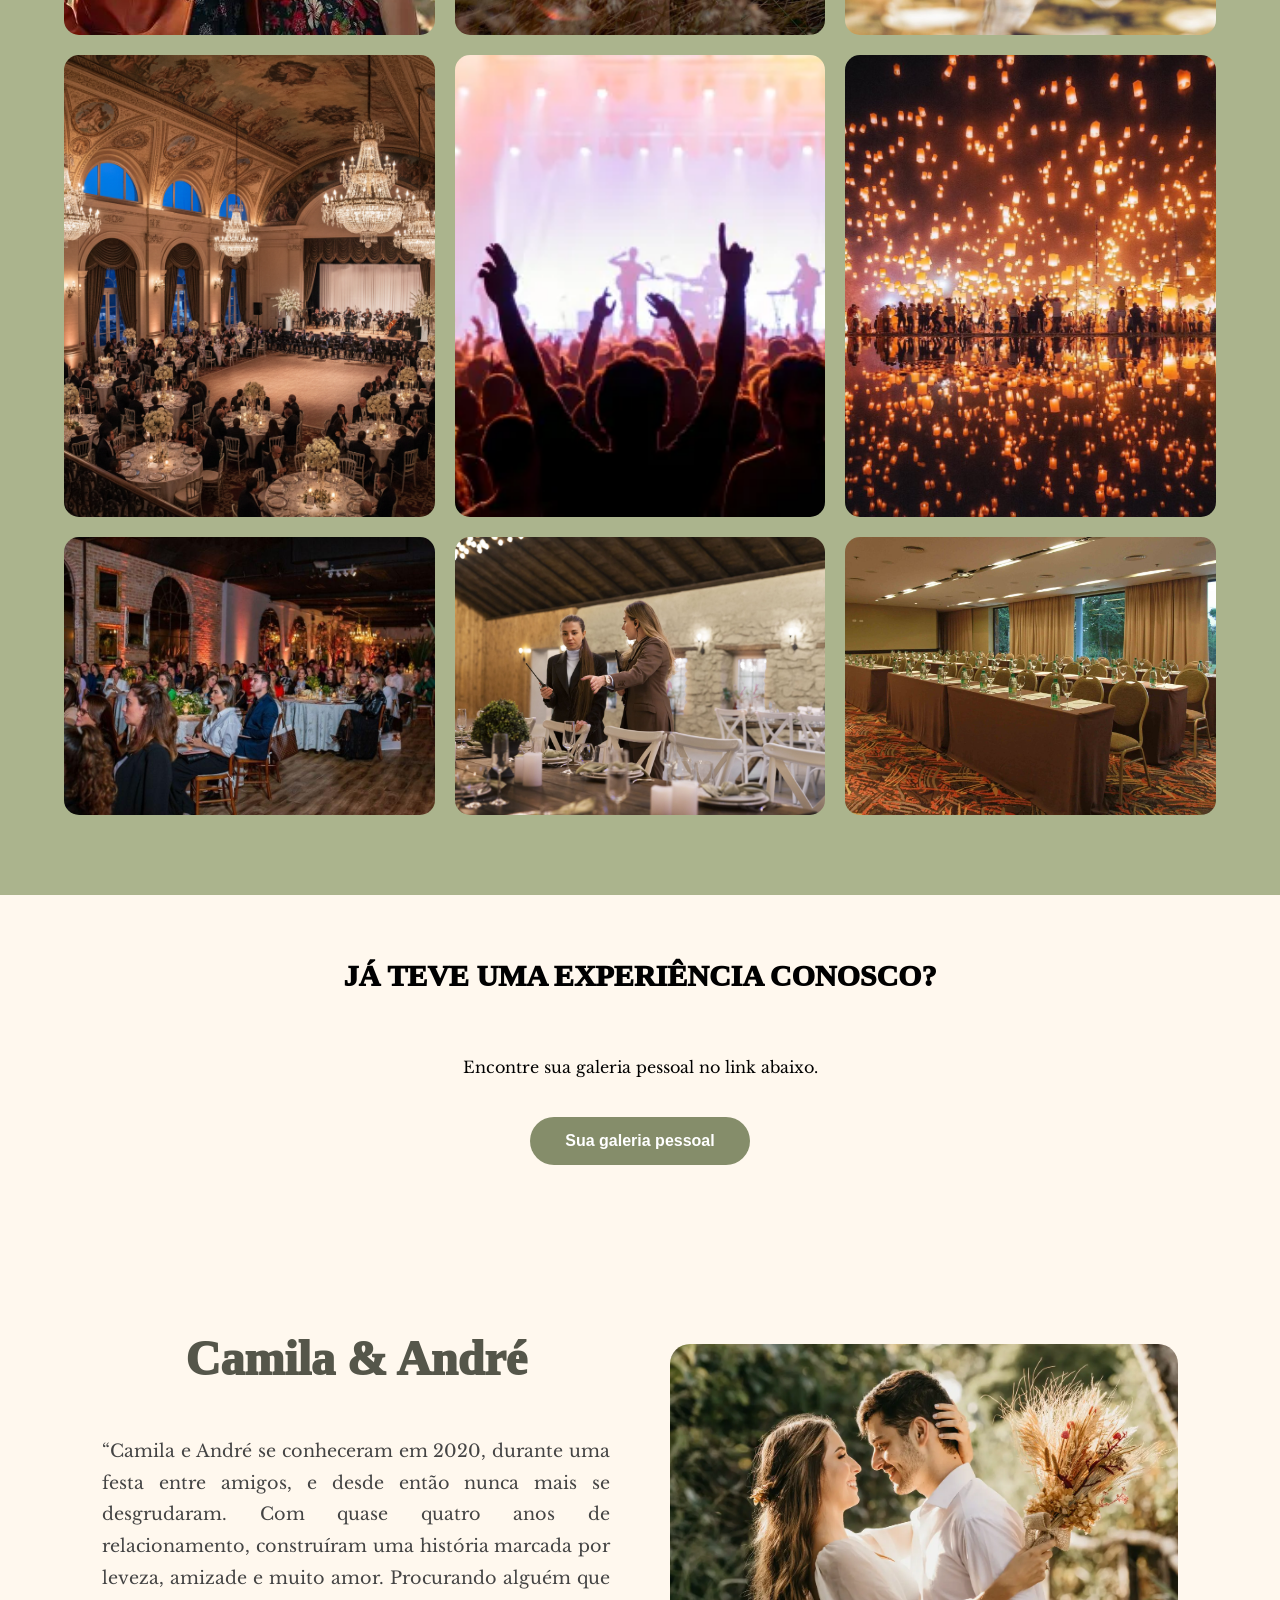
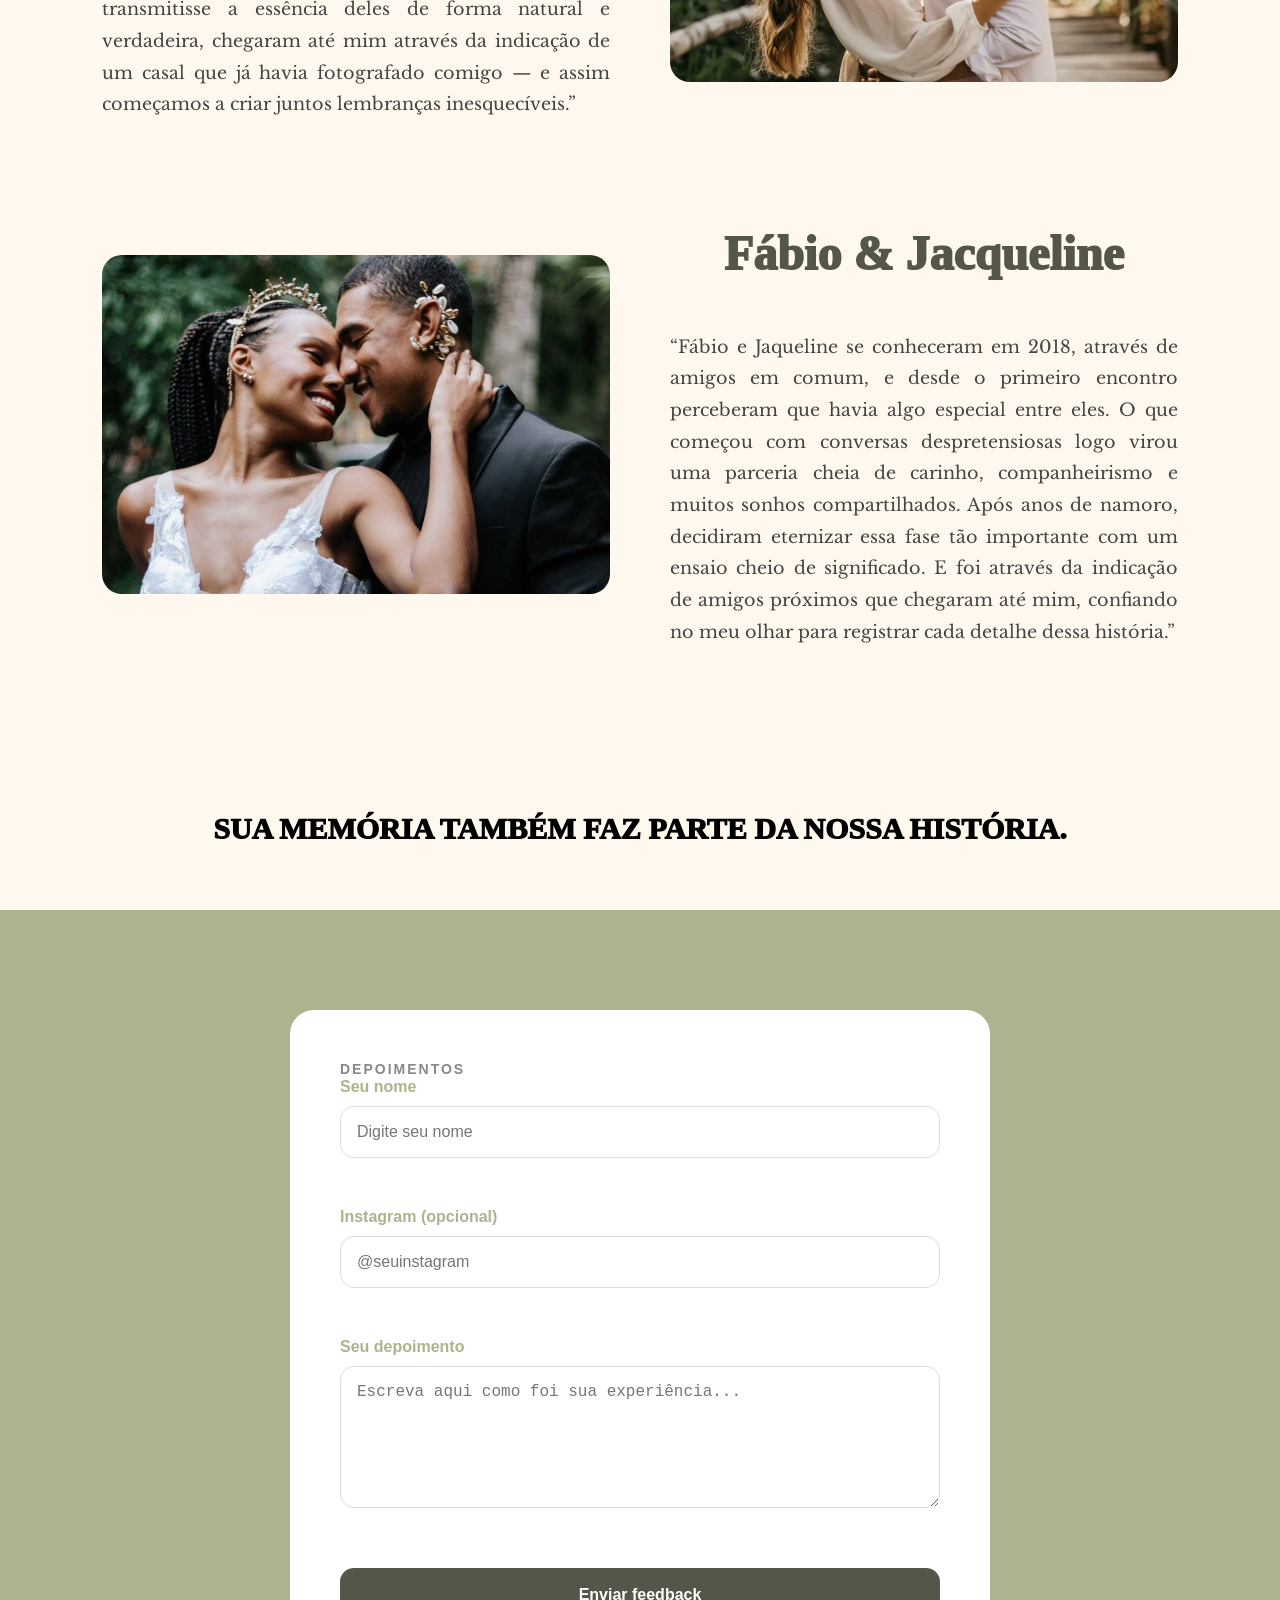
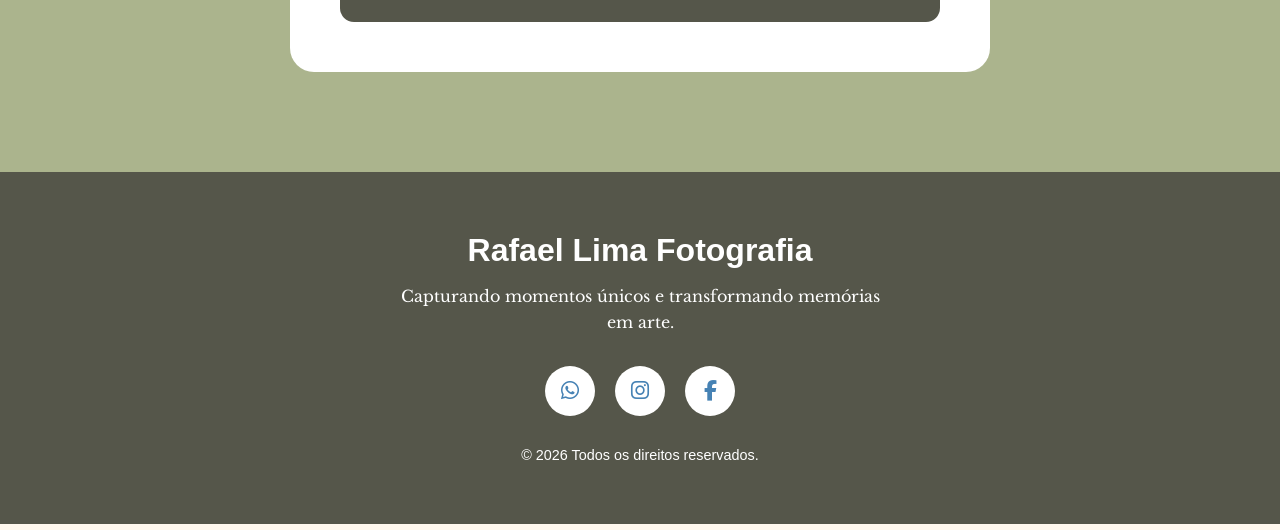
<file: portfolio.html>
<!DOCTYPE html>
<html lang="en">

<head>
    <meta charset="UTF-8">
    <meta name="viewport" content="width=device-width, initial-scale=1.0">
    <link rel="preconnect" href="https://fonts.googleapis.com">
    <link rel="preconnect" href="https://fonts.gstatic.com" crossorigin>
    <link rel="preconnect" href="https://fonts.googleapis.com">
    <link rel="preconnect" href="https://fonts.gstatic.com" crossorigin>
    <link rel="stylesheet" href="https://cdn.jsdelivr.net/npm/swiper@11/swiper-bundle.min.css" />
    <link rel="stylesheet" href="https://cdnjs.cloudflare.com/ajax/libs/font-awesome/6.5.1/css/all.min.css">
    <link href="https://fonts.googleapis.com/css2?family=Bebas+Neue&family=Cormorant:ital,wght@0,300..700;1,300..700&family=Libre+Baskerville:ital,wght@0,400..700;1,400..700&display=swap"rel="stylesheet">
    <link href="https://fonts.googleapis.com/css2?family=Bebas+Neue&family=Libre+Baskerville:ital,wght@0,400..700;1,400..700&display=swap"rel="stylesheet">
    <link rel="stylesheet" href="style.css">
    <title>Rafael Lima</title>
</head>
<script src="https://code.jquery.com/jquery-3.5.1.min.js"></script>
<script src="https://cdn.jsdelivr.net/npm/popper.js@1.16.1/dist/umd/popper.min.js"></script>
<script src="https://stackpath.bootstrapcdn.com/bootstrap/4.5.2/js/bootstrap.min.js"></script>
<body>
    <!-- HERO COM VIDEO -->
    <section class="hero">

        <video autoplay muted loop playsinline class="video-bg">
            <source src="videoplayback.mp4" type="video/mp4">
        </video>

        <div class="overlay"></div>

        <div class="hero-content">
            <h1>CAPTURANDO MOMENTOS</h1>
            <p>Fotografia • Casamentos • Eventos</p>
        </div>

        <!-- BOTÃO -->
        <a href="#site-content" class="scroll-btn">
            ↓
        </a>


    </section>
    <header id="site-content">
        <nav class="navbarportfolio">

            <div class="logo">
                <img src="img/logorl.png" alt="Logo">
            </div>

            <div class="hamburguerportfolio" onclick="toggleMenu()">
                ☰
            </div>

            <ul class="menuportfolio" id="menu">
                <li><a href="index.html">Home</a></li>
                <li><a href="promocoes.html">Pacotes</a></li>
                <li><a href="logcliente.html">Área do cliente</a></li>
            </ul>

        </nav>
        <button id="backToTop">
            ↑
        </button>
    </header>

    <main>

        <section class="portfolio">
        <h1 class="port">PORTFÓLIO</h1>
        <div class="filters">
            <button class="active" data-filter="all">Todos</button>
            <button data-filter="casamento">Casamentos</button>
            <button data-filter="ensaio">Ensaios</button>
            <button data-filter="evento">Eventos</button>
        </div>
        <div class="gallery">
            <!-- CASAMENTOS -->
            <div class="item casamento">
                <img src="img/casamentos/casamentos.jpg" alt="">
            </div>

            <div class="item casamento">
                <img src="img/casamentos/como-fazer-um-casamento-simples.jpg" alt="">
            </div>

            <div class="item casamento">
                <img src="img/casamentos/espaco-para-mini-weedding-e-casamentos-em-sp-vila-leopoldina27.webp" alt="">
            </div>

            <div class="item casamento">
                <img src="img/casamentos/IMG_6332.jpg" alt="">
            </div>

            <div class="item casamento">
                <img src="img/casamentos/tendencia-de-cor-para-casamento-2025-1-1024x1024.webp" alt="">
            </div>

            <div class="item casamento">
                <img src="img/casamentos/4-dicas-para-casamentos-na-primavera.jpg" alt="">
            </div>
            
            <!-- ENSAIOS -->
            <div class="item ensaio">
                <img src="img/ensaios/8a6440bb79a1b668a2b81a1f273d7a97.jpg" alt="">
            </div>

            <div class="item ensaio">
                <img src="img/ensaios/a8b5bd5435e2589dc153c316c4b6eff1.jpg" alt="">
            </div>

            <div class="item ensaio">
                <img src="img/ensaios/ensaio-fotografico_ensnamorados0806190628_6.jpg" alt="">
            </div>

            <div class="item ensaio">
                <img src="img/ensaios/ensaios-fotograficos-capture-momentos-incriveis-com-estilo-e-elegancia.jpg" alt="">
            </div>

            <div class="item ensaio">
                <img src="img/ensaios/fa72ac103564b33fdcb7ccefebfb753d.jpg" alt="">
            </div>

            <div class="item ensaio">
                <img src="img/ensaios/hd-22.jpg" alt="">
            </div>

            <!-- EVENTOS -->
            <div class="item evento">
                <img src="img/eventos/1766954133184-j2ny2gin53q.png" alt="">
            </div>

            <div class="item evento">
                <img src="img/eventos/4d6f9a5520ad4be423fd05d7dbea90c8.webp" alt="">
            </div>

            <div class="item evento">
                <img src="img/eventos/culture-and-events-1-768x959.jpg" alt="">
            </div>

            <div class="item evento">
                <img src="img/eventos/idvS4iFymko1iJwNP43V0YI7mB1CQoaHGwSHpZ3d.jpeg" alt="">
            </div>

            <div class="item evento">
                <img src="img/eventos/planificador-de-bodas-femenino-trabajando-en-una-ceremonia-1-scaled.jpg" alt="">
            </div>

            <div class="item evento">
                <img src="img/eventos/salo-n-mirador.jpg" alt="">
            </div>
        </div>
    </section>

        <section>
            <h1>JÁ TEVE UMA EXPERIÊNCIA CONOSCO?</h1>
            <p class="pp">Encontre sua galeria pessoal no link abaixo.</p>

            <div class="btn-areapromocoes">
                <a href="logcliente.html" class="btnpromocoes">Sua galeria pessoal</a>
            </div>
        </section>

        <section class="showcase">

            <!-- BLOCO 1 -->
            <div class="content">
                <h1>Camila & André</h1>
                <p>
                    “Camila e André se conheceram em 2020, durante uma festa entre amigos, e desde então nunca mais se
                    desgrudaram. Com quase quatro anos de relacionamento, construíram uma história marcada por leveza,
                    amizade e muito amor. Procurando alguém que transmitisse a essência deles de forma natural e
                    verdadeira, chegaram até mim através da indicação de um casal que já havia fotografado comigo — e
                    assim começamos a criar juntos lembranças inesquecíveis.”
                </p>
            </div>
            <div class="image-card">
                <img src="img/camilaeandre.webp" alt="">
            </div>
            <!-- BLOCO 2 -->
            <div class="image-card">
                <img src="img/juniorejaqueline.jpeg" alt="">
            </div>
            <div class="content">
                <h1>Fábio & Jacqueline</h1>
                <p>
                    “Fábio e Jaqueline se conheceram em 2018, através de amigos em comum, e desde o primeiro encontro
                    perceberam que havia algo especial entre eles. O que começou com conversas despretensiosas logo
                    virou uma parceria cheia de carinho, companheirismo e muitos sonhos compartilhados. Após anos de
                    namoro, decidiram eternizar essa fase tão importante com um ensaio cheio de significado. E foi
                    através da indicação de amigos próximos que chegaram até mim, confiando no meu olhar para registrar
                    cada detalhe dessa história.”
                </p>
            </div>

        </section>

        <section>
            <div>
                <h1>SUA MEMÓRIA TAMBÉM FAZ PARTE DA NOSSA HISTÓRIA. </h1>
            </div>
        </section>

        <section class="feedback-section">

            <div class="feedback-container">

                <span class="mini-title">Depoimentos</span>
                <form class="feedback-form">
                    <div class="input-group">
                        <label>Seu nome</label>
                        <input type="text" placeholder="Digite seu nome">
                    </div>
                    <div class="input-group">
                        <label>Instagram (opcional)</label>
                        <input type="text" placeholder="@seuinstagram">
                    </div>
                    <div class="input-group">
                        <label>Seu depoimento</label>
                        <textarea rows="6" placeholder="Escreva aqui como foi sua experiência..."></textarea>
                    </div>
                    <button type="submit">
                        Enviar feedback
                    </button>
                </form>
            </div>
        </section>

    </main>

    <footer class="footer">
        <h2>Rafael Lima Fotografia</h2>
        <p>
            Capturando momentos únicos e transformando memórias em arte.
        </p>
        <div class="socials">
            <a href="#">
                <i class="fa-brands fa-whatsapp"></i>
            </a>
            <a href="#">
                <i class="fa-brands fa-instagram"></i>
            </a>
            <a href="#">
                <i class="fa-brands fa-facebook-f"></i>
            </a>
        </div>
        <span>
            © 2026 Todos os direitos reservados.
        </span>
    </footer>
    <script defer src="script.js"></script>
    <script src="https://code.jquery.com/jquery-3.5.1.min.js"></script>
    <script src="https://cdn.jsdelivr.net/npm/popper.js@1.16.1/dist/umd/popper.min.js"></script>
    <script src="https://stackpath.bootstrapcdn.com/bootstrap/4.5.2/js/bootstrap.min.js"></script>

</body>

</html>
</file>
<file: style.css>
body{
    background-color: #fff8ee;
}

section{
    background-color: #fff8ee;
    padding: 0;
}

h1 {
    font-family: "Cormorant Garamond", serif;
    font-weight: 400;
    font-style: normal;
    justify-content: center;
    text-align: center;
    padding: 5%;
    font-weight: 1000;
    font-size: 30px;
}

p {
    font-family: "Libre Baskerville", serif;
    font-weight: 400;
    font-style: normal;
}

#backToTop{
    position: fixed;
    bottom: 30px;
    right: 30px;
    width: 55px;
    height: 55px;
    border: none;
    border-radius: 50%;
    background: #111;
    color: white;
    font-size: 22px;
    cursor: pointer;
    box-shadow: 0 5px 20px rgba(0,0,0,0.2);
    z-index: 999;
    opacity: 0;
    visibility: hidden;
    transition: 0.3s;
}

#backToTop.show{
    opacity: 1;
    visibility: visible;
}

#backToTop:hover{
    transform: translateY(-3px);
}
/*PÁGINA DO HOME*/
/*NAVBAR*/

.navbar {
    display: flex;
    justify-content: space-between;
    align-items: center;
    background-color: #abb48d;
    padding: 5px;
}

.logo {
    margin-left: 3%;
}

.logo img {
    width: 70px;

}

.menu {
    display: flex;
    gap: 20px;
    list-style: none;
    margin-right: 5%;
}

.menu a {
    color: white;
    text-decoration: none;
    font-family: 'Cormorant Garamond', serif;
    font-size: 22px;
}

.menu :hover {
    color: #55564a;
}

/* BOTÃO HAMBÚRGUER */
.hamburguer {
    display: none;
    font-size: 30px;
    color: #55564a;
    cursor: pointer;
}

/* RESPONSIVO */
@media (max-width: 768px) {

    .navbar {
        position: relative;
        padding: 15px 20px;
    }

    .hamburguer {
        display: block;
        font-size: 2rem;
        color: #55564a;
        cursor: pointer;
    }

    .menu {
        display: none;
        flex-direction: column;
        align-items: center;
        gap: 15px;
        position: absolute;
        top: 100%;
        right: 0;
        width: 250px;
        padding: 25px;
        background-color: #abb48d;
        box-shadow: 0 5px 15px rgba(0, 0, 0, 0.15);
        z-index: 999;
    }
    .menu.active {
        display: flex;
    }
    .menu li {
        width: 100%;
        text-align: center;
    }
    .menu a {
        display: block;
        padding: 10px;
    }
}

.navbarportfolio {
    display: flex;
    justify-content: space-between;
    align-items: center;
    background-color: #abb48d;
    padding: 5px;
}

.logo {
    margin-left: 3%;
}

.logo img {
    width: 70px;

}

.menuportfolio {
    display: flex;
    gap: 20px;
    list-style: none;
    margin-right: 5%;
}

.menuportfolio a {
    color: white;
    text-decoration: none;
    font-family: 'Cormorant Garamond', serif;
    font-size: 22px;
}

.menuportfolio :hover {
    color: #55564a;
}

/* BOTÃO HAMBÚRGUER */
.hamburguerportfolio {
    display: none;
    font-size: 30px;
    color: #55564a;
    cursor: pointer;
}

/* RESPONSIVO */
@media (max-width: 768px) {

    .navbarportfolio {
        position: relative;
        padding: 15px 20px;
    }

    .hamburguerportfolio {
        display: block;
        font-size: 2rem;
        color: #55564a;
        cursor: pointer;
    }

    .menuportfolio {
        display: none;
        flex-direction: column;
        align-items: center;
        gap: 15px;
        position: absolute;
        top: 100%;
        right: 0;
        width: 250px;
        padding: 25px;
        background-color: #abb48d;
        box-shadow: 0 5px 15px rgba(0, 0, 0, 0.15);
        z-index: 999;
    }
    .menuportfolio.active {
        display: flex;
    }
    .menuportfolio li {
        width: 100%;
        text-align: center;
    }
    .menuportfolio a {
        display: block;
        padding: 10px;
    }
}

/*BANNER CASAL*/

.bannercasal {
     width: 100%;
     height: auto; 
}

/* Cada slide */
.carousel-item {
    position: relative;
}

/* Imagens */
.carousel-item img {
    width: 100%;
    height: 100vh;
    object-fit: cover;
}

/* Escurece levemente a imagem */
.carousel-item::before {
    content: "";
    position: absolute;
    inset: 0;
    background: rgba(0, 0, 0, 0.35);
    z-index: 1;
}

/* Texto */
.banner-text {
    position: absolute;
    top: 50%;
    left: 50%;

    transform: translate(-50%, -50%);

    text-align: center;
    color: white;

    z-index: 2;

    width: 90%;
    max-width: 900px;
}

.banner-text h1 {
    font-size: 4rem;
    font-weight: 700;
    margin-bottom: 15px;
    text-transform: uppercase;
}

.banner-text p {
    font-size: 1.4rem;
    letter-spacing: 4px;
}

/* Responsivo */
@media (max-width: 768px) {

    .carousel-item img {
        height: 60vh;
    }
    .banner-text h1 {
        font-size: 2rem;
    }
    .banner-text p {
        font-size: 1rem;
        letter-spacing: 2px;
    }
}

/*MAIN*/

.presentation {
    display: flex;
    flex-direction: column;
    justify-content: center;
    align-items: center;
    text-align: center;
    padding: 5%;
}

.bem-vindo {
    font-weight: 1000;
    font-size: 50px;
}

.ppresentation {
    font-family: "Cormorant Garamond", serif;
    font-weight: 550;
    font-style: normal;
}

/*SOBRE*/
/* SEÇÃO SOBRE */

.grid {
    display: grid;
    grid-template-columns: 1fr 1fr;
    align-items: center;
    gap: 60px;
    padding: 80px 8%;
    background: #FFF8EE;
}

.rafael img {
    width: 80%;
    max-width: 500px;
    display: block;
    margin: 0 auto;
    border-radius: 20px;
    object-fit: cover;
}

.sobreele h1 {
    color: #858d6a;
    font-size: 3rem;
    margin-bottom: 25px;
}

.sobreele p {
    font-size: 1.1rem;
    line-height: 1.8;
    margin-bottom: 20px;
    color: #333;
}

/* TABLET */

@media (max-width: 992px) {

    .grid {
        gap: 40px;
        padding: 60px 5%;
    }
    .sobreele h1 {
        font-size: 2.5rem;
    }

}

/* CELULAR */

@media (max-width: 768px) {

    .grid {
        grid-template-columns: 1fr;
        text-align: center;
    }
    .rafael {
        order: 1;
    }
    .sobreele {
        order: 2;
    }
    .rafael img {
        max-width: 350px;
    }
    .sobreele h1 {
        font-size: 2rem;
    }
    .sobreele p {
        font-size: 1rem;
        text-align: justify;
    }

}

/* CELULARES PEQUENOS */

@media (max-width: 480px) {

    .grid {
        padding: 50px 20px;
    }
    .rafael img {
        max-width: 280px;
    }
    .sobreele h1 {
        font-size: 1.7rem;
    }
    .sobreele p {
        font-size: 0.95rem;
        line-height: 1.7;
    }

}

/*INFOS*/

.infos {
    display: flex;
    justify-content: center;
    align-items: center;
    gap: 40px;
    padding: 80px 20px;
    flex-wrap: wrap;
    background-color: #abb48d;
}

.info-box {
    background-color: white;
    width: 230px;
    padding: 35px 20px;
    border-radius: 15px;
    text-align: center;
    box-shadow: 0px 5px 15px #4682B4;
    transition: 0.3s;
}

.info-box:hover {
    transform: translateY(-8px);
}

.icon {
    font-size: 45px;
    margin-bottom: 15px;
}

.info-box h2 {
    font-family: "Cormorant Garamond", serif;
    font-size: 45px;
    margin-bottom: 10px;
    color: #333;
}

.info-box p {
    font-family: "Libre Baskerville", serif;
    font-size: 14px;
    color: #666;
}

/*BANNER*/

.banner img {
    margin-top: 5%;
    width: 100%;
}

/*PROMOÇÕES*/

.promocoes {
    text-align: center;
    justify-content: center;
}

.btn-areapromocoes {
    text-align: center;
    margin-top: 40px;
    margin-bottom: 40px;
}

.promocoes h1{
    margin-top: 8%;
    color: #55564a;
}

.btnpromocoes {
    display: inline-block;
    padding: 15px 35px;
    background: #858d6a;
    color: white;
    text-decoration: none;
    border-radius: 50px;
    font-weight: bold;
    transition: 0.4s;
}

.btnpromocoes:hover {
    background: #55564a;
    color: white;
}

/*PORTFÓLIO*/

.portfolio {
    padding: 80px 5%;
    background: #abb48d;
}

.port {
    text-align: center;
    color: #fff8ee;
    margin-bottom: 50px;
    font-size: 3rem;
}

.btn-portfolio {
    text-align: center;
    margin-top: 40px;
    margin-bottom: 40px;
}

.btnportfolio {
    display: inline-block;
    padding: 15px 35px;
    background: #858d6a;
    color: white;
    text-decoration: none;
    border-radius: 50px;
    font-weight: bold;
    transition: 0.4s;
}

.btnportfolio:hover {
    background: #55564a;
    color: white;
}

/* filtros */

.filters{
    display: flex;
    justify-content: center;
    align-items: center;
    gap: 15px;
    margin-bottom: 50px;
}

.filters button{
    border: none;
    background: transparent;
    cursor: pointer;
    padding: 10px 25px;
    border: 2px solid #fff8ee;
    border-radius: 50px;
    color: #fff8ee;
    font-size: 1rem;
    transition: .3s;
}

.filters button:hover,
.filters button.active{
    background: #abb48d;
    color: #fff8ee;
}

/* MASONRY */

.gallery{
    display: grid;
    grid-template-columns: repeat(4, 1fr);
    gap: 15px;
}

.item{
    overflow: hidden;
    border-radius: 15px;
}

.item img{
    width: 100%;
    height: 100%;
    object-fit: cover;
    display: block;
}

/*DEPOIMENTOS*/

.depoimentos {
    padding: 80px 0;
    background: #FFF8EE;
    overflow: hidden;
}

.depoimentos h1 {
    text-align: center;
    margin-bottom: 60px;
    color: #55564a;
    font-size: 3rem;
}

.slider {
    width: 100%;
    overflow: hidden;
    position: relative;
}

.slide-track {
    display: flex;
    width: max-content;
    gap: 20px;
    animation: scroll 25s linear infinite;
}

.card {
    width: 350px;
    min-width: 350px;
    padding: 30px;
    background: black;
    border-radius: 20px;
}

.card p {
    margin-bottom: 20px;
    line-height: 1.6;
}

.card h3 {
    color: #858d6a;
    font-size: 1.1rem;
}

@keyframes scroll {
    from {
        transform: translateX(0);
    }

    to {
        transform: translateX(calc(-370px * 3));
    }
}

/*FOOTER*/
.footer {
    background: #55564a;
    padding: 60px 5%;
    text-align: center;
    color: white;
}

footer h1 {
    color: white;
}
.footer h2 {
    font-size: 2rem;
    margin-bottom: 15px;
}

.footer p {
    color: white;
    max-width: 500px;
    margin: 0 auto 30px;
    line-height: 1.6;
}

.socials {
    display: flex;
    justify-content: center;
    gap: 20px;
    margin-bottom: 30px;
}

.socials a {

    width: 50px;
    height: 50px;
    background: white;
    border-radius: 50%;
    display: flex;
    align-items: center;
    justify-content: center;
    color: #4682B4;
    font-size: 1.3rem;
    text-decoration: none;
    transition: 0.4s;
}

.socials a:hover {
    transform: translateY(-5px);
    background: white;
    color: #4682B4;
}

.footer span {
    color: white;
    font-size: 0.9rem;
}

/*PÁGINA DO LOGCLIENTE*/

.login-area {
    min-height: 100vh;
    background: linear-gradient(
        rgba(0,0,0,0.45),
        rgba(0,0,0,0.45)
    ),
    url("img/banner3.jpg");

    background-size: cover;
    background-position: center;
    display: flex;
    justify-content: center;
    align-items: center;
    padding: 40px 20px;
}

.login-box {
    width: 100%;
    max-width: 450px;
    background: rgba(255,255,255,0.95);
    backdrop-filter: blur(8px);
    padding: 50px;
    border-radius: 25px;
    box-shadow: 0 15px 40px rgba(0,0,0,0.15);
    text-align: center;
}

.login-box h1 {
    font-family: "Cormorant Garamond", serif;
    font-size: 3rem;
    color: #6a7a35;
    margin-bottom: 15px;
}

.login-box p {
    color: #666;
    margin-bottom: 35px;
    font-size: 1rem;
}

.input-group {
    margin-bottom: 25px;
}

.input-group input {
    width: 100%;
    padding: 16px 20px;
    border: 2px solid #d8d8d8;
    border-radius: 50px;
    outline: none;
    font-size: 1rem;
    transition: .3s;
}

.input-group input:focus {
    border-color: #6a7a35;
}

.login-box button {
    width: 100%;
    padding: 16px;
    border: none;
    border-radius: 50px;
    background: #6a7a35;
    color: white;
    font-size: 1rem;
    font-weight: bold;
    cursor: pointer;
    transition: .3s;
}

.login-box button:hover {
    background: #55564a;
    transform: translateY(-2px);
}

#erro {
    margin-top: 15px;
    font-weight: bold;
    color: #c0392b;
}

/* RESPONSIVO */

@media (max-width: 768px) {

    .login-box {
        padding: 35px 25px;
    }
    .login-box h1 {
        font-size: 2.3rem;
    }

}

@media (max-width: 480px) {

    .login-box {
        padding: 30px 20px;
    }
    .login-box h1 {
        font-size: 2rem;
    }

}

/*PÁGINA ÁREA DO CLIENTE*/

.cliente {
    max-width: 1400px;
    margin: 0 auto;
    padding: 100px 8%;
    background: #fff8ee;
    display: grid;
    grid-template-columns: 1fr 1fr;
    gap: 120px 80px;
    align-items: center;
}

.foto-principal img,
.foto-secundaria img {
    width: 100%;
    display: block;
    border-radius: 25px;
}

.texto-principal {
    max-width: 450px;
}

.subtitulo {
    color: #6f8896;
    margin-bottom: 25px;
}

.texto-principal h1 {
    font-size: 4rem;
    font-weight: 400;
    margin-bottom: 30px;
    font-family: "Cormorant Garamond", serif;
    color: #6a7a35;
}

.descricao {
    color: #55564a;
    font-size: 1.2rem;
    max-width: 350px;
}

.info-casamento h2 {
    font-size: 2rem;
    font-family: "Cormorant Garamond", serif;
    margin-bottom: 40px;
    color: black;
}

.info-casamento p {
    margin-bottom: 10px;
    font-size: 1.1rem;
    color: #55564a;
}

@media (max-width: 768px) {

    .cliente {
        grid-template-columns: 1fr;
        gap: 50px;
        text-align: center;
        padding: 60px 25px;
    }

    .texto-principal,
    .descricao {
        max-width: 100%;
    }

    .texto-principal h1 {
        font-size: 2.8rem;
    }

    .info-casamento h2 {
        font-size: 2rem;
    }

}

/*PÁGINA DO PORTFOLIO*/

.navbarportfolio {
    display: flex;
    justify-content: space-between;
    align-items: center;
    background-color: white;
    padding: 5px;
}

.pp {
    justify-content: center;
    text-align: center;
}

.logo {
    margin-left: 3%;
}

.logo img {
    width: 70px;

}

.menuportfolio {
    display: flex;
    gap: 20px;
    list-style: none;
    margin-right: 5%;
}

.menuportfolio a {
    color: #4682B4;
    text-decoration: none;
    font-family: 'Cormorant Garamond', serif;
    font-size: 22px;
}

.menuportfolio :hover {
    color: #783B0E;
}

/* BOTÃO HAMBÚRGUER */
.hamburguer {
    display: none;

    font-size: 30px;
    color: #4682B4;
    cursor: pointer;
}

/* RESPONSIVO */
@media (max-width: 768px) {

    .hamburguer {
        display: block;
    }

    .menuportfolio {
        display: none;

        flex-direction: column;

        position: absolute;
        top: 80px;
        right: 0;

        background-color: white;

        width: 200px;
        padding: 20px;
    }

    .menuportfolio.active {
        display: flex;
    }
}

/* RESET */

* {
    margin: 0;
    padding: 0;
    box-sizing: border-box;
}

html {
    scroll-behavior: smooth;
}

body {
    font-family: Arial, sans-serif;
    overflow-x: hidden;
}


/* HERO */

.hero {
    position: relative;
    width: 100%;
    height: 100vh;
    overflow: hidden;
}

/* VIDEO */

.video-bg {
    position: absolute;
    top: 50%;
    left: 50%;
    transform: translate(-50%, -50%);
    width: 100%;
    height: 100%;
    object-fit: cover;
}


/* CAMADA ESCURA */

.overlay {
    position: absolute;
    inset: 0;
    background: rgba(0, 0, 0, 0.4);
}


/* CONTEÚDO */

.hero-content {
    position: relative;
    z-index: 2;
    height: 100%;
    display: flex;
    flex-direction: column;
    justify-content: center;
    align-items: center;
    color: white;
    text-align: center;
}

.hero-content h1 {
    font-size: 4rem;
    letter-spacing: 3px;
}

.hero-content p {
    margin-top: 15px;
    font-size: 1.2rem;
}


/* BOTÃO */

.scroll-btn {
    position: absolute;
    bottom: 30px;
    left: 50%;
    transform: translateX(-50%);
    z-index: 3;
    color: white;
    text-decoration: none;
    font-size: 35px;
    animation: subirDescer 1.5s infinite;
}


/* ANIMAÇÃO */

@keyframes subirDescer {

    0% {
        transform: translateX(-50%) translateY(0);
    }

    50% {
        transform: translateX(-50%) translateY(10px);
    }

    100% {
        transform: translateX(-50%) translateY(0);
    }
}


/* SEÇÃO ABAIXO */

.sobre {
    min-height: 100vh;

    padding: 80px;

    background: #f5f5f5;
}

.gridportfolio {
    display: flex;
    align-items: center;
    justify-content: center;
    padding: 20%;
    flex-wrap: wrap;
}



@media (max-width:768px) {
    .gridportfolio {
        flex-direction: column;
        text-align: center;
    }
}

.showcase {
    padding: 100px 8%;
    background: #FFF8EE;
    display: grid;
    grid-template-columns: 1fr 1fr;
    gap: 80px 60px;
    align-items: center;
}

.content h1 {
    font-size: 3rem;
    color: #55564a;
    margin-bottom: 25px;
}

.content p {
    font-size: 1.1rem;
    line-height: 1.8;
    color: #444;
    text-align: justify;
}

.image-card img {
    width: 100%;
    display: block;
    border-radius: 20px;
    transition: .4s;
}
.image-card img:hover {
    transform: scale(1.02);
}

@media (max-width: 992px) {

    .showcase {
        gap: 50px 40px;
    }
    .content h1 {
        font-size: 2.3rem;
    }
    .content p {
        font-size: 1rem;
    }

}

@media (max-width: 768px) {

    .showcase {
        grid-template-columns: 1fr;
        gap: 40px;

        padding: 70px 25px;
    }

    .content {
        text-align: center;
    }

    .content h1 {
        font-size: 2rem;
    }

    .content p {
        text-align: justify;
    }

    .image-card img {
        max-width: 500px;
        margin: 0 auto;
    }

}

@media (max-width: 480px) {

    .showcase {
        padding: 50px 20px;
    }

    .content h1 {
        font-size: 1.7rem;
    }

    .content p {
        font-size: 0.95rem;
        line-height: 1.7;
    }

}

.feedback-section {
    width: 100%;
    padding: 100px 20px;
    background: #abb48d;
    display: flex;
    justify-content: center;
}

.feedback-container {
    width: 100%;
    max-width: 700px;
    background: white;
    padding: 50px;
    border-radius: 24px;
}

.mini-title {
    font-size: 14px;
    font-weight: 600;
    color: #888;
    text-transform: uppercase;
    letter-spacing: 2px;
}

.feedback-container h2 {
    font-size: 42px;
    margin-top: 10px;
    margin-bottom: 15px;
    color: #55564a;
}

.feedback-container p {
    color: #666;
    line-height: 1.6;
    margin-bottom: 40px;
}

.feedback-form {
    display: flex;
    flex-direction: column;
    gap: 25px;
}

.input-group {
    display: flex;
    flex-direction: column;
    gap: 10px;
}

.input-group label {
    font-weight: 600;
    color: #abb48d;
}

.input-group input,
.input-group select,
.input-group textarea {
    width: 100%;
    padding: 16px;
    border: 1px solid #ddd;
    border-radius: 14px;
    font-size: 16px;
    outline: none;
    transition: 0.3s;
}

.input-group input:focus,
.input-group select:focus,
.input-group textarea:focus {
    border-color: #111;
}

.feedback-form button {
    margin-top: 10px;
    padding: 18px;
    border: none;
    border-radius: 14px;
    background: #55564a;
    color: white;
    font-size: 16px;
    font-weight: 600;
    cursor: pointer;
    transition: 0.3s;
}

.feedback-form button:hover {
    transform: translateY(-2px);
    opacity: 0.9;
}

.gallery{
    display: grid;
    grid-template-columns: repeat(auto-fit, minmax(300px, 1fr));
    gap: 20px;
    margin-top: 50px;
}

.photo{
    overflow: hidden;
    border-radius: 20px;
    transition: 0.4s;
}

.photo img{
    width: 100%;
    height: 350px;
    object-fit: cover;
    display: block;
}

.filter-buttons{
    display: flex;
    gap: 30px;
    justify-content: center;
    margin-bottom: 40px;
}

.filter-buttons button.active{
    color: black;
    font-weight: 700;
}

.filter-buttons button:hover{
    color: black;
}
/*PÁGINA DE PROMOÇÕES*/
/* HERO */

.hero-pacotes {
    display: flex;
    align-items: center;
    justify-content: right;
    background: white;
}

.hero-texto {
    width: 35%;
}

.hero-texto p {
    font-family: "Cormorant Garamond", serif;
    font-size: 3rem;
    line-height: 1.4;
    color: #222;
}

.hero-imagem {
    width: 60%;
}

.hero-imagem img {
    width: 100%;
    display: block;
}

/* PACOTES */

.pacotes-page {
    padding: 80px 8%;
}

.pacotes-title {
    font-family: "Cormorant Garamond", serif;
    font-size: 20px;
    font-weight: 400;
    text-align: center;
    margin-bottom: 80px;
}

.pacotes-grid {
    display: flex;
    justify-content: center;
    gap: 30px;
    flex-wrap: wrap;
}

.pacote-card {
    width: 260px;
    min-height: 450px;
    padding: 50px;
    display: flex;
    flex-direction: column;
    border: 1px solid #d8e8ef;
    border-radius: 25px;
    transition: 0.3s;
}

.pacote-card:hover {
    transform: translateY(-10px);
}

.pacote-card h3 {
    margin-bottom: 30px;
    font-size: 28px;
}

.pacote-preco {
    font-size: 4rem;
    font-weight: bold;
    margin-bottom: 30px;
}

.pacote-card ul {
    flex: 1;
    list-style: none;
}

.pacote-card li {
    margin-bottom: 15px;
    font-size: 18px;
}

.pacote-btn {
    text-decoration: none;
    text-align: center;

    padding: 15px;

    border: 1px solid #ddd;
    border-radius: 15px;

    color: black;

    transition: 0.3s;
}

.pacote-btn:hover {
    background: #4682B4;
    color: white;
}

/* PROMOÇÃO */

.promo-banner {
    display: flex;

    margin-top: 100px;

    overflow: hidden;

    border-radius: 35px;

    background: #8d3a10;
}

.promo-img {
    width: 45%;
}

.promo-img img {
    width: 100%;
    height: 100%;
    object-fit: cover;
}

.promo-content {
    width: 55%;

    display: flex;
    flex-direction: column;
    justify-content: center;
    align-items: center;

    padding: 50px;

    text-align: center;
}

.promo-content h2 {
    font-family: "Cormorant Garamond", serif;
    font-size: 3rem;

    margin-bottom: 20px;
}

.promo-content h3 {
    font-size: 5rem;

    margin-bottom: 20px;
}

.promo-content p {
    font-size: 1.4rem;

    margin-bottom: 15px;
}

.promo-content span {
    margin-bottom: 30px;
}

.promo-btn {
    padding: 15px 40px;

    background: white;
    color: #783B0E;

    text-decoration: none;

    border-radius: 50px;

    transition: 0.3s;
}

.promo-btn:hover {
    background: #4682B4;
    color: white;
}

/* RESPONSIVO */

@media (max-width: 900px) {

    .hero-pacotes {
        flex-direction: column;
        gap: 30px;
    }

    .hero-texto,
    .hero-imagem {
        width: 100%;
        text-align: center;
    }

    .hero-texto p {
        font-size: 2rem;
    }

    .pacotes-title {
        font-size: 3rem;
    }

    .promo-banner {
        flex-direction: column;
    }

    .promo-img,
    .promo-content {
        width: 100%;
    }

    .promo-content h3 {
        font-size: 3rem;
    }
}

/*PÁGINA DO FORMS DE PROMOÇÕES*/

/* ==========================================
   PÁGINA DE AGENDAMENTO (VERSÃO COMPACTA E CENTRALIZADA)
   ========================================== */

.booking-container {
    max-width: 700px; /* Reduzido de 1200px para 700px para juntar os elementos no centro */
    margin: 0 auto;
    padding: 40px 20px;
    font-family: 'Libre Baskerville', serif;
}

.booking-title {
    font-family: "Cormorant Garamond", serif;
    font-size: 24px;
    font-weight: bold;
    margin-bottom: 25px;
    color: #333;
}

/* Grid para Calendário e Horários aproximados */
.datetime-grid {
    display: grid;
    grid-template-columns: 1fr 1fr;
    gap: 40px; /* Espaço menor entre calendário e horários */
    margin-bottom: 40px;
}

@media (max-width: 600px) {
    .datetime-grid {
        grid-template-columns: 1fr;
        gap: 30px;
    }
}

/* Calendário Estático Ajustado */
.calendar-box {
    max-width: 320px;
    margin: 0 auto; /* Mantém centralizado se quebrar linha */
}

.calendar-header {
    display: flex;
    justify-content: space-between;
    align-items: center;
    font-size: 22px;
    font-weight: bold;
    margin-bottom: 15px;
}

.calendar-days-grid {
    display: grid;
    grid-template-columns: repeat(7, 1fr);
    gap: 8px;
    text-align: center;
    font-size: 13px;
}

.day-name {
    font-weight: bold;
    color: #666;
    font-size: 11px;
}

.weekend {
    color: #d9534f;
}

.calendar-day {
    padding: 6px 0;
    cursor: pointer;
    border-radius: 5px;
    transition: 0.2s;
}

.calendar-day:hover:not(.empty) {
    background-color: #eaddd3;
}

/* Grid de Horários mais juntinho */
.time-slots {
    display: grid;
    grid-template-columns: repeat(3, 1fr);
    gap: 12px;
    align-content: start;
    max-width: 320px;
    margin: 0 auto;
}

.time-btn {
    background-color: #eaddd3;
    color: #333;
    border: none;
    padding: 10px;
    border-radius: 8px;
    font-size: 13px;
    font-weight: 500;
    cursor: pointer;
    transition: 0.3s;
    margin-top: 0;
}

.time-btn:hover {
    background-color: #783B0E;
    color: white;
}

/* Formulários, Inputs e Textareas focados no centro */
.form-section-title {
    font-family: "Cormorant Garamond", serif;
    font-size: 22px;
    font-weight: bold;
    margin-top: 35px;
    margin-bottom: 8px;
}

.form-subtitle {
    font-size: 12px;
    color: #666;
    margin-bottom: 15px;
}

.textarea-beige {
    width: 100%; /* Ocupa toda a largura do bloco central de 700px */
    height: 100px;
    background-color: #eaddd3;
    border: 1px solid #ccc;
    border-radius: 12px;
    padding: 15px;
    font-family: inherit;
    resize: none;
    outline: none;
    box-sizing: border-box;
}

/* Checkboxes mais próximos */
.options-flex {
    display: flex;
    gap: 40px; /* Reduzido o espaço vazio do meio */
    margin-top: 20px;
    flex-wrap: wrap;
}

.options-column {
    flex: 1;
    min-width: 220px;
}

.column-title {
    font-weight: bold;
    margin-bottom: 15px;
    font-size: 15px;
}

.checkbox-group {
    display: flex;
    align-items: center;
    gap: 10px;
    margin-bottom: 12px;
    font-size: 13px;
}

.checkbox-group input[type="checkbox"] {
    width: 16px;
    height: 16px;
    accent-color: #783B0E;
    cursor: pointer;
}

.input-text-short {
    border: 1px solid #ccc;
    border-radius: 4px;
    padding: 2px 6px;
    width: 100px;
    font-size: 12px;
}

/* Linha separadora mais sutil */
@media (min-width: 601px) {
    .options-column:not(:last-child) {
        border-right: 1px solid #eee;
        padding-right: 20px;
    }
}

/* Seção de Contatos alinhada */
.input-contact-group {
    margin-bottom: 15px;
    width: 100%;
}

.input-contact-group label {
    display: block;
    font-size: 13px;
    margin-bottom: 6px;
    font-weight: bold;
    color: #333;
}

.input-contact-group input[type="text"],
.input-contact-group input[type="email"] {
    width: 100%;
    padding: 10px 12px;
    border: 1px solid #ccc;
    border-radius: 6px;
    background-color: #fff;
    font-family: inherit;
    font-size: 13px;
    outline: none;
    box-sizing: border-box;
}

.input-contact-group input::placeholder {
    color: #bbb;
    font-style: italic;
}

/* Botão de Envio */
.btn-submit-container {
    display: flex;
    justify-content: center;
    margin-top: 35px;
    margin-bottom: 10px;
}

.btn-submit-beige {
    background-color: #783B0E;
    color: #f8f1f1;
    font-family: 'Cormorant Garamond', serif;
    font-size: 18px;
    font-weight: bold;
    padding: 12px 50px;
    border: 1px solid #999;
    border-radius: 25px;
    cursor: pointer;
    transition: 0.3s;
}

.btn-submit-beige:hover {
    background-color: #2f5f96;
    color: #100303;
}

/* HERO */

.hero-pacotes{
    height: 80vh;

    background-image:
        linear-gradient(
            rgba(0,0,0,.35),
            rgba(0,0,0,.35)
        ),
        url("img/imgpacote.png");

    background-size: cover;
    background-position: center;

    display:flex;
    justify-content:center;
    align-items:center;

    position:relative;
}

.hero-overlay{
    text-align:center;
    color:white;
}

.hero-overlay h1{
    color:white;
    font-size:4rem;
    margin-bottom:15px;
}

.hero-overlay p{
    color:white;
    font-size:1.2rem;
}

/* ORÇAMENTO COM FOTO DE FUNDO */

.orcamento-rapido{

    background-image:
        linear-gradient(
            rgba(0,0,0,.50),
            rgba(0,0,0,.50)
        ),
        url("img/noivos-fundo.jpg");

    background-size: cover;
    background-position: center;
    background-repeat: no-repeat;

    min-height: 80vh;

    display:flex;
    flex-direction:column;
    justify-content:center;
    align-items:center;

    padding:80px 20px;
}

.orcamento-rapido h2{

    color:white;

    font-family:"Cormorant Garamond", serif;

    font-size:3rem;

    margin-bottom:30px;

    text-align:center;
}

.orcamento-rapido form{

    width:100%;
    max-width:700px;

    background:rgba(255,255,255,.95);

    padding:40px;

    border-radius:20px;

    box-shadow:0 15px 40px rgba(0,0,0,.25);

    display:flex;
    flex-wrap:wrap;

    gap:15px;
}

.orcamento-rapido input{

    flex:1 1 300px;

    padding:15px;

    border:1px solid #ddd;

    border-radius:10px;

    font-size:16px;
}

.orcamento-rapido button{

    width:100%;

    padding:15px;

    background:#717958;

    color:white;

    border:none;

    border-radius:10px;

    cursor:pointer;

    transition:.3s;
}

.orcamento-rapido button:hover{

    background:#55564a;
}

/* SERVIÇOS */

.servicos{

    background:#abb48d;

    color:white;

    text-align:center;

    padding:120px 8%;
}

.servicos-grid{

    display:flex;

    gap:30px;

    justify-content:center;

    flex-wrap:wrap;

    margin-top:50px;
}

.servico-card{

    background:white;

    color:black;

    width:320px;

    padding:40px;

    border-radius:15px;

    transition:.3s;

    box-shadow:0 8px 25px rgba(0,0,0,.1);
}

.servico-card:hover{

    transform:translateY(-10px);
}

.servico-card i{

    font-size:50px;

    color:#717958;

    margin-bottom:20px;
}

.servico-card h3{

    margin-bottom:10px;
}

.preco{
    display:block;

    font-size:2rem;

    font-weight:700;

    margin:15px 0;

    color:#717958;

    font-family:"Cormorant Garamond", serif;
}

.form-agendamento{
    width:100%;
    max-width:700px;
    background:rgba(255,255,255,.95);
    padding:40px;
    border-radius:20px;
    box-shadow:0 15px 40px rgba(0,0,0,.25);

    display:flex;
    flex-wrap:wrap;
    gap:15px;
}

.form-agendamento input,
.form-agendamento select{
    flex:1 1 300px;

    padding:15px;

    border:1px solid #ddd;

    border-radius:10px;

    font-size:16px;
}

.form-agendamento textarea{
    width:100%;

    height:150px;

    padding:15px;

    border:1px solid #ddd;

    border-radius:10px;

    resize:none;

    font-size:16px;
}

.form-agendamento button{
    width:100%;

    padding:15px;

    background:#717958;

    color:white;

    border:none;

    border-radius:10px;

    font-size:18px;

    cursor:pointer;

    transition:.3s;
}

.form-agendamento button:hover{
    background:#55564a;
}
</file>
